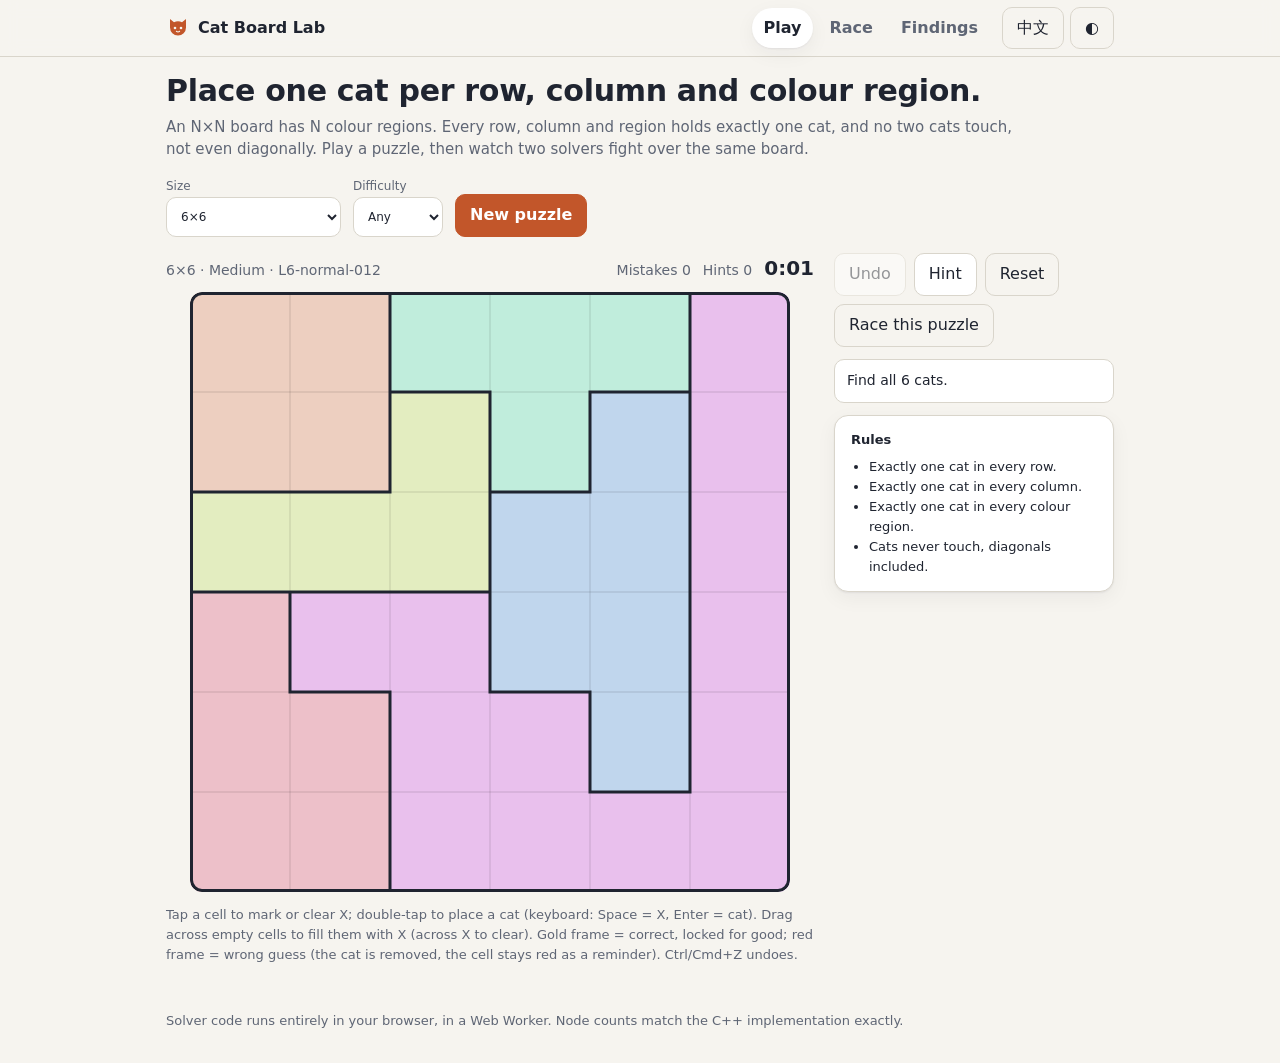
<file: docs/index.html>
<!doctype html>
<html lang="en" data-theme="auto">
<head>
<meta charset="utf-8">
<meta name="viewport" content="width=device-width, initial-scale=1">
<title>Cat Board Lab</title>
<meta name="description" content="Play a cat-placement logic puzzle, then race plain backtracking against backtracking with Hall-matching pruning.">
<link rel="icon" href="data:image/svg+xml,%3Csvg xmlns='http://www.w3.org/2000/svg' viewBox='0 0 24 24'%3E%3Cpath d='M4 3l4 3.2a9 9 0 0 1 8 0L20 3v8.5a8 8 0 0 1-16 0z' fill='%23e07a3f'/%3E%3C/svg%3E">
<link rel="stylesheet" href="css/style.css">
</head>
<body>
<svg width="0" height="0" style="position:absolute" aria-hidden="true">
  <symbol id="cat" viewBox="0 0 24 24">
    <path d="M4 3l4 3.2a9 9 0 0 1 8 0L20 3v8.5a8 8 0 0 1-16 0z" fill="currentColor"/>
    <circle cx="9" cy="12" r="1.3" fill="var(--cat-eye)"/><circle cx="15" cy="12" r="1.3" fill="var(--cat-eye)"/>
    <path d="M10.4 15.3q1.6 1.3 3.2 0" stroke="var(--cat-eye)" stroke-width="1.1" fill="none" stroke-linecap="round"/>
  </symbol>
</svg>

<header class="top">
  <div class="wrap top-in">
    <div class="brand"><svg class="logo"><use href="#cat"/></svg><span data-i18n="title">Cat Board Lab</span></div>
    <nav class="tabs" role="tablist">
      <button role="tab" data-tab="play" aria-selected="true" data-i18n="tabPlay">Play</button>
      <button role="tab" data-tab="race" aria-selected="false" data-i18n="tabRace">Race</button>
      <button role="tab" data-tab="findings" aria-selected="false" data-i18n="tabFindings">Findings</button>
    </nav>
    <div class="tools">
      <button id="btnLang" class="ghost" aria-label="Language">中文</button>
      <button id="btnTheme" class="ghost" aria-label="Theme">◐</button>
    </div>
  </div>
</header>

<main class="wrap">
  <section class="hero">
    <h1 data-i18n="heroTitle">Place one cat per row, column and colour region.</h1>
    <p data-i18n="heroText">An N×N board has N colour regions. Every row, column and region holds exactly one cat, and no two cats touch, not even diagonally. Play a puzzle, then watch two solvers fight over the same board.</p>
  </section>

  <!-- PLAY -->
  <section id="tab-play" class="panel">
    <div class="controls">
      <label><span data-i18n="size">Size</span>
        <select id="selSize"></select></label>
      <label><span data-i18n="difficulty">Difficulty</span>
        <select id="selLevel"></select></label>
      <button id="btnNew" class="primary" data-i18n="newPuzzle">New puzzle</button>
    </div>
    <div class="play-grid">
      <div class="board-col">
        <div class="statusbar"><span id="playTitle" class="muted"></span><span class="stats-play"><span id="playMistakes" class="muted"></span><span id="playHints" class="muted"></span><span id="playTimer" class="timer">0:00</span></span></div>
        <div id="playBoard" class="board" role="grid" aria-label="Puzzle board"></div>
        <p class="muted small" data-i18n="tapHelp">Tap a cell to mark or clear X; double-tap to place a cat. A gold frame means correct and locked, a red frame means wrong.</p>
      </div>
      <div class="side-col">
        <div class="btnrow">
          <button id="btnUndo" disabled data-i18n="undo">Undo</button>
          <button id="btnHint" data-i18n="hint">Hint</button>
          <button id="btnReset" class="ghost" data-i18n="reset">Reset</button>
          <button id="btnRaceThis" class="ghost" data-i18n="raceThis">Race this puzzle</button>
        </div>
        <div id="playMsg" class="msg" role="status" aria-live="polite"></div>
        <div class="card small">
          <b data-i18n="rulesTitle">Rules</b>
          <ul>
            <li data-i18n="rule1">Exactly one cat in every row.</li>
            <li data-i18n="rule2">Exactly one cat in every column.</li>
            <li data-i18n="rule3">Exactly one cat in every colour region.</li>
            <li data-i18n="rule4">Cats never touch, diagonals included.</li>
          </ul>
        </div>
      </div>
    </div>
  </section>

  <!-- RACE -->
  <section id="tab-race" class="panel" hidden>
    <p class="lead" data-i18n="raceIntro">Same board, same branching order, two solvers. Both are bitmask backtracking; the second one also asks, at every node, whether the unplaced colour regions can still be matched to distinct free rows and to distinct free columns (Hall's condition). If not, it prunes.</p>
    <div class="controls">
      <label class="grow"><span data-i18n="puzzle">Puzzle</span>
        <select id="selRace"></select></label>
      <label><span data-i18n="nodeCap">Node cap</span>
        <select id="selCap">
          <option value="1000000">1 M</option>
          <option value="5000000">5 M</option>
          <option value="20000000" selected>20 M</option>
          <option value="100000000">100 M</option>
        </select></label>
      <label><span data-i18n="mode">Mode</span>
        <select id="selMode">
          <option value="live" data-i18n="modeLive">Live race</option>
          <option value="anim" data-i18n="modeAnim">Step-by-step (N ≤ 10)</option>
        </select></label>
      <button id="btnRun" class="primary" data-i18n="run">Run race</button>
      <button id="btnCancel" disabled data-i18n="cancel">Cancel</button>
    </div>
    <div id="raceNote" class="muted small"></div>
    <div class="race-grid">
      <article class="card racer" id="racerA">
        <header><h3 data-i18n="algoBitmask">Bitmask DFS</h3><span class="chip" id="chipA"></span></header>
        <div class="stats"><div><span class="k" data-i18n="nodes">Nodes</span><span class="v" id="nodesA">–</span></div><div><span class="k" data-i18n="time">Time</span><span class="v" id="timeA">–</span></div></div>
        <div class="bar"><i id="barA"></i></div>
        <div class="board mini" id="boardA"></div>
      </article>
      <article class="card racer" id="racerB">
        <header><h3 data-i18n="algoMatch">DFS + Hall matching</h3><span class="chip" id="chipB"></span></header>
        <div class="stats"><div><span class="k" data-i18n="nodes">Nodes</span><span class="v" id="nodesB">–</span></div><div><span class="k" data-i18n="time">Time</span><span class="v" id="timeB">–</span></div></div>
        <div class="bar"><i id="barB"></i></div>
        <div class="board mini" id="boardB"></div>
      </article>
    </div>
    <div id="animBar" class="btnrow animbar" hidden>
      <button id="aPlay" class="primary" data-i18n="play">Play</button>
      <button id="aStep" data-i18n="step">Step</button>
      <button id="aRestart" class="ghost" data-i18n="restart">Restart</button>
      <label class="inline"><span data-i18n="speed">Speed</span><input id="aSpeed" type="range" min="0" max="100" value="45"></label>
      <span id="aInfo" class="muted small"></span>
      <span class="legend small"><i class="lg place"></i><span data-i18n="lgPlace">cat placed</span><i class="lg prune"></i><span data-i18n="lgPrune">pruned by Hall check</span><i class="lg dead"></i><span data-i18n="lgDead">dead end</span></span>
    </div>
    <div id="raceSummary" class="summary" role="status" aria-live="polite"></div>
    <div id="raceRef" class="muted small"></div>
  </section>

  <!-- FINDINGS -->
  <section id="tab-findings" class="panel" hidden>
    <div class="card findings">
      <h2 data-i18n="findTitle">What the benchmark found</h2>
      <p data-i18n="find1">On ordinary puzzles, backtracking with Hall-matching pruning was the fastest method tested: on random unique-solution boards (N=11–16) it needed 0.3 ms against 1.2–1.6 ms for SAT, and on random-region N=25 boards it solved all 20 puzzles (slowest 0.01 s) while three plain DFS variants timed out on 4–5 of 20 at 60 s.</p>
      <p data-i18n="find2">On the hardest puzzles found by hill-climbing (N=10–18, all unique-solution), CDCL SAT was the steadiest: worst single puzzle 76–91 ms, against 454 ms for Hall-matching DFS and 0.8–1.1 s for plain DFS. This is not a worst-case guarantee; no unsatisfiable adversarial puzzles were tried.</p>
      <p data-i18n="find3">SAT is not in this demo because the solvers behind those numbers (CaDiCaL, Glucose, CP-SAT) are native libraries driven from Python; this page is plain static JavaScript with no build step and no dependencies.</p>
      <p><a id="readmeLink" class="btn-link" href="#" target="_blank" rel="noopener" data-i18n="readmeLink">Read the full write-up in the README</a></p>
    </div>
  </section>
</main>

<footer class="wrap foot small muted" data-i18n="footer">Solver code runs entirely in your browser, in a Web Worker. Node counts match the C++ implementation exactly.</footer>

<script src="js/config.js"></script>
<script src="js/i18n.js"></script>
<script src="js/board.js"></script>
<script src="js/drag.js"></script>
<script src="js/game.js"></script>
<script src="js/runner.js"></script>
<script src="js/play.js"></script>
<script src="js/race.js"></script>
<script src="js/app.js"></script>
</body>
</html>
</file>
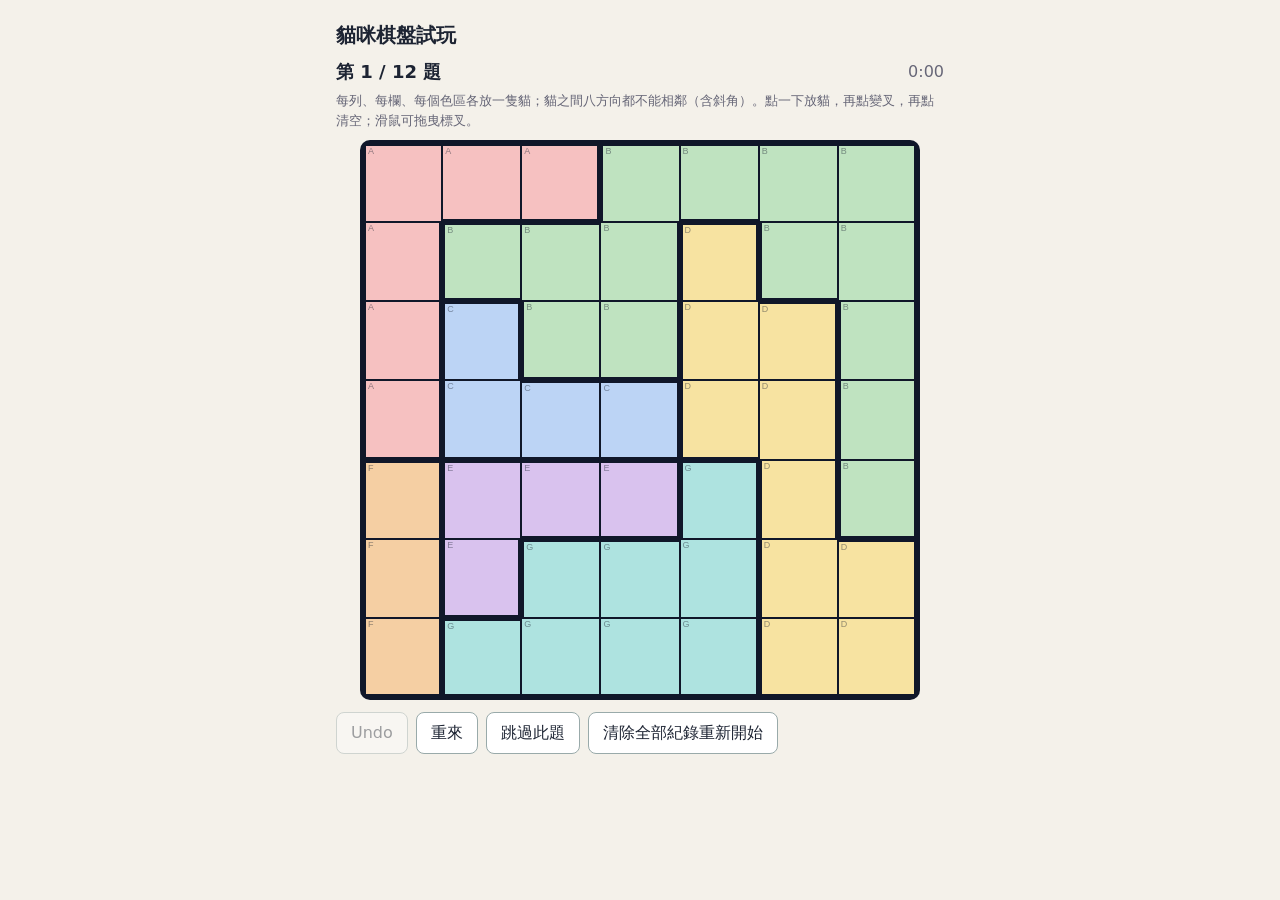
<file: playtest/playtest.html>
<!doctype html>
<html lang="zh-Hant">
<head>
<meta charset="utf-8">
<meta name="viewport" content="width=device-width,initial-scale=1,user-scalable=no">
<title>貓咪棋盤試玩</title>
<style>
:root{--bg:#f4f1ea;--ink:#1d2433;--mut:#667;--card:#fff;--acc:#2f6fed}
*{box-sizing:border-box}
body{margin:0;background:var(--bg);color:var(--ink);font:16px/1.5 system-ui,-apple-system,"Noto Sans TC",sans-serif}
main{max-width:640px;margin:0 auto;padding:12px 16px 40px}
h1{font-size:20px;margin:8px 0}
.bar{display:flex;justify-content:space-between;align-items:center;gap:8px;margin:6px 0}
.bar b{font-size:18px}
.rules{font-size:13px;color:var(--mut);margin:4px 0 10px}
button{font:inherit;padding:8px 14px;border:1px solid #9aa;border-radius:8px;background:#fff;color:var(--ink);cursor:pointer}
button.pri{background:var(--acc);color:#fff;border-color:var(--acc)}
button:disabled{opacity:.4}
.btns{display:flex;gap:8px;flex-wrap:wrap;margin-top:12px}
#board{display:grid;width:min(100%,560px);aspect-ratio:1;margin:0 auto;background:#101729;padding:3px;border-radius:10px;touch-action:none;user-select:none;-webkit-user-select:none}
.cell{position:relative;display:grid;place-items:center;font-size:clamp(14px,5.5vw,30px);line-height:1;border:0 solid #101729;cursor:pointer}
.cell i{position:absolute;left:2px;top:1px;font:normal 9px/1 sans-serif;opacity:.45}
.cell.x{color:#555}
.modal{position:fixed;inset:0;background:rgba(10,15,30,.55);display:none;align-items:center;justify-content:center;padding:16px;z-index:5}
.modal.on{display:flex}
.box{background:var(--card);border-radius:14px;padding:18px;width:min(100%,420px);max-height:92vh;overflow:auto}
.rate{display:flex;gap:6px;margin:4px 0 12px}
.rate button{flex:1;padding:10px 0}
.rate button.sel{background:var(--acc);color:#fff;border-color:var(--acc)}
.lbl{font-weight:600;margin-top:6px}.hint{font-size:12px;color:var(--mut);font-weight:400}
textarea{width:100%;height:64px;font:inherit;padding:6px;border-radius:8px;border:1px solid #9aa}
table{border-collapse:collapse;width:100%;font-size:13px}
th,td{border-bottom:1px solid #ccc;padding:4px 3px;text-align:center}
.tw{overflow-x:auto}
#cpbox{width:100%;height:120px;margin-top:8px;font:12px/1.3 monospace}
#msg{font-size:13px;color:#2a7;min-height:20px}
</style>
</head>
<body>
<main>
<div id="play">
  <h1>貓咪棋盤試玩</h1>
  <div class="bar"><b id="prog"></b><span id="timer" style="color:var(--mut)"></span></div>
  <div class="rules">每列、每欄、每個色區各放一隻貓；貓之間八方向都不能相鄰（含斜角）。點一下放貓，再點變叉，再點清空；滑鼠可拖曳標叉。</div>
  <div id="board"></div>
  <div class="btns">
    <button id="undo">Undo</button><button id="reset">重來</button><button id="skip">跳過此題</button><button id="clr2">清除全部紀錄重新開始</button>
  </div>
</div>
<div id="done" hidden>
  <h1>全部完成，謝謝！</h1>
  <p>請下載 results.json 或複製內容，傳給出題者。</p>
  <div class="btns"><button class="pri" id="dl">下載 results.json</button><button id="cp">複製到剪貼簿</button><button id="clr">清除全部紀錄</button></div>
  <div id="msg"></div>
  <div class="tw"><table id="tbl"></table></div>
</div>
</main>
<div class="modal" id="cfm"><div class="box"><p id="cfmt" style="margin:0 0 12px"></p><div class="btns"><button id="cfmno">取消</button><button class="pri" id="cfmyes">確定</button></div></div></div>
<div class="modal" id="modal"><div class="box">
  <h2 style="margin:0 0 8px" id="mt">完成！</h2>
  <div class="lbl">這題難度 <span class="hint">1 很簡單 – 5 很難</span></div>
  <div class="rate" id="r1"></div>
  <div class="lbl">色區形狀看起來自然嗎？ <span class="hint">1 很怪 – 5 很自然</span></div>
  <div class="rate" id="r2"></div>
  <div class="lbl">備註 <span class="hint">（選填）</span></div>
  <textarea id="note"></textarea>
  <div class="btns"><button class="pri" id="submit" disabled>送出，下一題</button></div>
</div></div>
<script>
const DATA = /*DATA*/{"order":["p7m","p9m","p6h","p6m","p7h","p8h","p8l","p6l","p9l","p8m","p9h","p7l"],"puzzles":[{"id":"p6l","size":6,"regions":["BBAAAA","BBBAAA","BBAAAC","BBBDCC","BEBDDD","EEFFFD"],"solution":[[0,2],[1,0],[2,5],[3,3],[4,1],[5,4]]},{"id":"p6m","size":6,"regions":["AABBBB","AAABBB","ACBBBB","FCFDBB","FCFDBE","FFFDEE"],"solution":[[0,0],[1,4],[2,1],[3,3],[4,5],[5,2]]},{"id":"p6h","size":6,"regions":["AABBBB","CACBBB","CCCCBB","CFEEDD","CFFEDF","CFFFFF"],"solution":[[0,0],[1,4],[2,2],[3,5],[4,3],[5,1]]},{"id":"p7l","size":7,"regions":["AABFFCC","ABBBFCC","DBFFFEC","DBFGFEE","DGFGFEE","GGFGFFF","GGGGGGG"],"solution":[[0,1],[1,3],[2,6],[3,0],[4,5],[5,2],[6,4]]},{"id":"p7m","size":7,"regions":["AAABBBB","ABBBDBB","ACBBDDB","ACCCDDB","FEEEGDB","FEGGGDD","FGGGGDD"],"solution":[[0,2],[1,6],[2,1],[3,5],[4,3],[5,0],[6,4]]},{"id":"p7h","size":7,"regions":["EEAAAAA","EAADBAC","EADDBBC","EEEDFBC","GEFFFFC","GEEGGFF","GGGGFFF"],"solution":[[0,2],[1,4],[2,6],[3,3],[4,1],[5,5],[6,0]]},{"id":"p8l","size":8,"regions":["ADDDDDBC","ADBDBBBC","ADBBBBCC","ADDDDBBH","GEDDDBHH","GEEEHHHF","GGGEHHFF","HHHHHHHH"],"solution":[[0,0],[1,4],[2,6],[3,3],[4,1],[5,7],[6,2],[7,5]]},{"id":"p8m","size":8,"regions":["DBBBEAAA","DBEEEAAA","DEEEEACC","DDDDEEFC","DGDEEEFF","DGDDGEEF","DGGGGGGG","DGGGHHHG"],"solution":[[0,5],[1,1],[2,6],[3,0],[4,3],[5,7],[6,2],[7,4]]},{"id":"p8h","size":8,"regions":["AAAAABBB","CAABBBEB","CAAAAEEE","CCCDAEEE","FCCDAAEE","FFFDAGEG","HDDDAGEG","HHDDGGGG"],"solution":[[0,4],[1,7],[2,0],[3,3],[4,6],[5,2],[6,5],[7,1]]},{"id":"p9l","size":9,"regions":["EEEEEBBAA","EEEBBBBBA","DEEEGBCCA","DDEEGGGCC","EEEGGFGGC","EGGGHFFGG","IHHHHHHGH","IIIHIHHHH","IIIIIIHHH"],"solution":[[0,8],[1,4],[2,6],[3,0],[4,2],[5,5],[6,7],[7,3],[8,1]]},{"id":"p9m","size":9,"regions":["DBAAAAAAA","DBBBEEACC","DDDDEAAAC","FDDEEEAAC","FDGEGEAAC","FDGGGEGGC","DDDGGGGCC","DHDGCCCCI","HHDDCCCII"],"solution":[[0,6],[1,3],[2,8],[3,2],[4,5],[5,0],[6,4],[7,1],[8,7]]},{"id":"p9h","size":9,"regions":["AAAAAAAAA","AABABBCAA","BABABCCCA","BBBBBDCCC","BFEBBDCDC","FFEEEDDDC","FGGGEHHHH","FFFEEHHIH","FFFFFFHII"],"solution":[[0,1],[1,4],[2,7],[3,5],[4,2],[5,0],[6,3],[7,6],[8,8]]}]}/*END*/;
const KEY = 'catplay_v1';
const PAL = ['#f6c1c1','#bfe3c0','#bcd4f5','#f7e3a1','#d9c2ee','#f5cfa3','#aee3e0','#e6e6a8','#d0d0d0'];
const $ = id => document.getElementById(id);
const PZ = {}; DATA.puzzles.forEach(p => PZ[p.id] = p);
const N_TOTAL = DATA.order.length;

let S = {results: [], idx: 0, cur: null};   // cur: {marks, hist, acc, undo, wrong, resets}
let t0 = null;                               // running timer start (null = paused)
let rated = {d: 0, n: 0}, pendingGiveUp = false, locked = false;

function load(){ try{ const j = localStorage.getItem(KEY); if(j){ const o = JSON.parse(j); if(o && Array.isArray(o.results)) S = o; } }catch(e){} }
function save(){ try{ localStorage.setItem(KEY, JSON.stringify(S)); }catch(e){} }

let cfmCb = null;
function askConfirm(t, cb){ $('cfmt').textContent = t; cfmCb = cb; stopTimer(); $('cfm').classList.add('on'); }
function closeCfm(){ $('cfm').classList.remove('on'); cfmCb = null; startTimer(); }
$('cfmno').onclick = closeCfm;
$('cfmyes').onclick = () => { const f = cfmCb; $('cfm').classList.remove('on'); cfmCb = null; startTimer(); if(f) f(); };
function curP(){ return PZ[DATA.order[S.idx]]; }
function freshCur(p){ return {marks: new Array(p.size*p.size).fill(0), hist: [], acc: 0, undo: 0, wrong: 0, resets: 0}; }
function elapsedMs(){ return S.cur.acc + (t0 === null ? 0 : performance.now() - t0); }
function startTimer(){ if(t0 === null && !locked && !document.hidden && !blurred && !$('cfm').classList.contains('on') && !$('play').hidden) t0 = performance.now(); }
function stopTimer(){ if(t0 !== null){ S.cur.acc += performance.now() - t0; t0 = null; } }
document.addEventListener('visibilitychange', () => { if(!S.cur) return; if(document.hidden){ stopTimer(); save(); } else startTimer(); });
let blurred = false;
window.addEventListener('blur', () => { blurred = true; if(S.cur && !locked){ stopTimer(); save(); } });
window.addEventListener('focus', () => { blurred = false; if(S.cur && !$('play').hidden) startTimer(); });
window.addEventListener('pagehide', () => { if(S.cur && !locked){ stopTimer(); save(); } });

function showPuzzle(){
  if(S.idx >= N_TOTAL){ showDone(); return; }
  $('play').hidden = false; $('done').hidden = true;
  const p = curP();
  if(!S.cur) S.cur = freshCur(p);
  $('prog').textContent = '第 ' + (S.idx+1) + ' / ' + N_TOTAL + ' 題';
  buildBoard(p); render(); save(); startTimer();
}

function buildBoard(p){
  const n = p.size, b = $('board'); b.innerHTML = '';
  b.style.gridTemplate = 'repeat('+n+',1fr)/repeat('+n+',1fr)';
  for(let r=0;r<n;r++) for(let c=0;c<n;c++){
    const g = p.regions[r].charCodeAt(c)-65, d = document.createElement('div');
    d.className = 'cell'; d.dataset.i = r*n+c; d.style.background = PAL[g%PAL.length];
    const same = (a,bb) => a>=0&&a<n&&bb>=0&&bb<n && p.regions[a].charCodeAt(bb)-65 === g;
    const bw = (s,v) => d.style[s] = v ? '1px' : '3px';
    bw('borderTopWidth', same(r-1,c)); bw('borderBottomWidth', same(r+1,c)); bw('borderLeftWidth', same(r,c-1)); bw('borderRightWidth', same(r,c+1));
    d.innerHTML = '<i>'+String.fromCharCode(65+g)+'</i><span></span>';
    b.appendChild(d);
  }
}
function render(){
  const m = S.cur.marks, cells = $('board').children;
  for(let i=0;i<m.length;i++){
    const s = cells[i].lastChild; s.textContent = m[i]===1 ? '🐱' : m[i]===2 ? '✕' : '';
    cells[i].classList.toggle('x', m[i]===2);
  }
  $('undo').disabled = S.cur.hist.length === 0;
}
function setCell(i, v){
  const p = curP(), n = p.size, m = S.cur.marks;
  if(m[i]===1 && v!==1){ const r = Math.floor(i/n), c = i%n; if(p.solution[r][1] !== c) S.cur.wrong++; }
  m[i] = v;
}
function apply(changes){   // changes: [[i, old, new]]
  const ch = changes.filter(x => x[1] !== x[2]); if(!ch.length) return;
  ch.forEach(x => setCell(x[0], x[2]));
  S.cur.hist.push(ch); render(); save(); checkDone();
}
function undo(){
  if(locked || !S.cur.hist.length) return;
  S.cur.hist.pop().slice().reverse().forEach(x => setCell(x[0], x[1]));
  S.cur.undo++; render(); save();
}
function reset(){
  if(locked) return;
  const m = S.cur.marks; if(!m.some(v => v)) return;
  askConfirm('清空棋盤重來？', () => {
    for(let i=0;i<m.length;i++) setCell(i, 0);
    S.cur.hist = []; S.cur.resets++; render(); save();
  });
}

function solved(p, m){
  const n = p.size, cats = [];
  m.forEach((v,i) => { if(v===1) cats.push([Math.floor(i/n), i%n]); });
  if(cats.length !== n) return false;
  const R = new Set(), C = new Set(), G = new Set();
  for(const [r,c] of cats){ R.add(r); C.add(c); G.add(p.regions[r].charCodeAt(c)); }
  if(R.size!==n || C.size!==n || G.size!==n) return false;
  for(let a=0;a<n;a++) for(let b=a+1;b<n;b++)
    if(Math.abs(cats[a][0]-cats[b][0])<=1 && Math.abs(cats[a][1]-cats[b][1])<=1) return false;
  return true;
}
function checkDone(){
  if(locked || !solved(curP(), S.cur.marks)) return;
  openRating(false);
}

// ---- rating
function mkRate(id, key){
  const box = $(id); box.innerHTML = '';
  for(let k=1;k<=5;k++){
    const b = document.createElement('button'); b.textContent = k;
    b.onclick = () => { rated[key] = k; [...box.children].forEach((x,j) => x.classList.toggle('sel', j+1===k)); upd(); };
    box.appendChild(b);
  }
}
function upd(){ $('submit').disabled = !pendingGiveUp && !(rated.d && rated.n); }
function openRating(giveUp){
  stopTimer(); locked = true; pendingGiveUp = giveUp; rated = {d:0, n:0};
  mkRate('r1','d'); mkRate('r2','n'); $('note').value = '';
  $('mt').textContent = giveUp ? '跳過此題（可選填評分）' : '完成！';
  upd(); $('modal').classList.add('on'); save();
}
$('submit').onclick = () => {
  const p = curP(), c = S.cur;
  S.results.push({
    puzzle_id: p.id, size: p.size, order_index: S.idx+1,
    seconds: Math.round(c.acc/100)/10, undo_count: c.undo, wrong_cat_removed: c.wrong, reset_count: c.resets,
    gave_up: pendingGiveUp, difficulty: rated.d || null, naturalness: rated.n || null,
    note: $('note').value.trim(), finished_at: new Date().toISOString()
  });
  S.idx++; S.cur = null; locked = false; $('modal').classList.remove('on'); save(); showPuzzle();
};
$('skip').onclick = () => { if(!locked) askConfirm('確定跳過此題？會記為放棄。', () => openRating(true)); };
$('undo').onclick = undo; $('reset').onclick = reset;

// ---- input: click cycles, mouse/touch drag marks X
let drag = null;
function cellAt(e){ const el = document.elementFromPoint(e.clientX, e.clientY) || e.target; const c = el && el.closest && el.closest('.cell'); return c ? +c.dataset.i : null; }
const board = $('board');
board.addEventListener('pointerdown', e => {
  blurred = false; startTimer();
  if(locked || $('cfm').classList.contains('on') || (e.pointerType==='mouse' && e.button!==0)) return;
  const i = cellAt(e); if(i===null) return; e.preventDefault();
  drag = {start: i, moved: false, ch: new Map()};
});
board.addEventListener('pointermove', e => {
  if(!drag) return; const i = cellAt(e); if(i===null) return;
  if(i !== drag.start) drag.moved = true;
  if(drag.moved){
    [drag.start, i].forEach(k => {
      if(!drag.ch.has(k) && S.cur.marks[k]===0){ drag.ch.set(k, [k,0,2]); S.cur.marks[k]=2; }
    });
    render();
  }
});
function endDrag(e, cancel){
  if(!drag) return; const d = drag; drag = null;
  d.ch.forEach(x => S.cur.marks[x[0]] = 0);   // revert preview, then apply as one undo step
  if(cancel){ render(); return; }
  if(d.moved) apply([...d.ch.values()]);
  else { const old = S.cur.marks[d.start]; apply([[d.start, old, (old+1)%3]]); }
}
board.addEventListener('pointerup', e => endDrag(e,false));
board.addEventListener('pointercancel', e => endDrag(e,true));
board.addEventListener('contextmenu', e => e.preventDefault());

// ---- timer display
setInterval(() => { if(S.cur && !$('play').hidden){ const s = Math.floor(elapsedMs()/1000); $('timer').textContent = Math.floor(s/60)+':'+String(s%60).padStart(2,'0'); } }, 500);

// ---- results page
function exportObj(){ return {version: 1, exported_at: new Date().toISOString(), order: DATA.order, results: S.results}; }
function showDone(){
  $('play').hidden = true; $('done').hidden = false;
  const h = ['#','題目','尺寸','秒數','Undo','放錯移除','重來','放棄','難度','自然度','備註'];
  const rows = S.results.map(r => [r.order_index, r.puzzle_id, r.size+'×'+r.size, r.seconds, r.undo_count, r.wrong_cat_removed, r.reset_count, r.gave_up?'是':'', r.difficulty??'', r.naturalness??'', r.note]);
  const t = $('tbl'); t.innerHTML = '';
  const tr = (a, tag) => { const e = document.createElement('tr'); a.forEach(v => { const c = document.createElement(tag); c.textContent = v; e.appendChild(c); }); t.appendChild(e); };
  tr(h,'th'); rows.forEach(r => tr(r,'td'));
}
$('dl').onclick = () => {
  const blob = new Blob([JSON.stringify(exportObj(), null, 2)], {type:'application/json'});
  const a = document.createElement('a'); a.href = URL.createObjectURL(blob); a.download = 'results.json';
  document.body.appendChild(a); a.click(); a.remove(); setTimeout(() => URL.revokeObjectURL(a.href), 2000);
};
function showCopyBox(txt, why){
  let ta = $('cpbox');
  if(!ta){ ta = document.createElement('textarea'); ta.id = 'cpbox'; ta.readOnly = true; $('msg').after(ta); }
  ta.value = txt; ta.hidden = false; ta.focus(); ta.select();
  $('msg').textContent = why + '請在下方文字框全選複製（Ctrl/Cmd+A、Ctrl/Cmd+C），或改用下載。';
}
$('cp').onclick = async () => {
  const txt = JSON.stringify(exportObj(), null, 2);
  try{ await navigator.clipboard.writeText(txt); $('msg').textContent = '已複製'; const t = $('cpbox'); if(t) t.hidden = true; }
  catch(e){ showCopyBox(txt, '自動複製被瀏覽器擋下。'); }
};
function doClear(){ askConfirm('清除所有紀錄並重新開始？此動作無法復原（請先確認已匯出）。', () => {
  try{ localStorage.removeItem(KEY); }catch(e){}
  S = {results:[], idx:0, cur:null}; locked = false; t0 = null; $('modal').classList.remove('on');
  const t = $('cpbox'); if(t) t.hidden = true; $('msg').textContent = ''; showPuzzle(); }); }
$('clr').onclick = doClear; $('clr2').onclick = doClear;

load();
if(S.cur && S.idx < N_TOTAL && S.cur.marks.length !== curP().size**2) S.cur = null;
showPuzzle();
if(S.cur && S.idx < N_TOTAL && solved(curP(), S.cur.marks)) openRating(false);
</script>
</body>
</html>
</file>
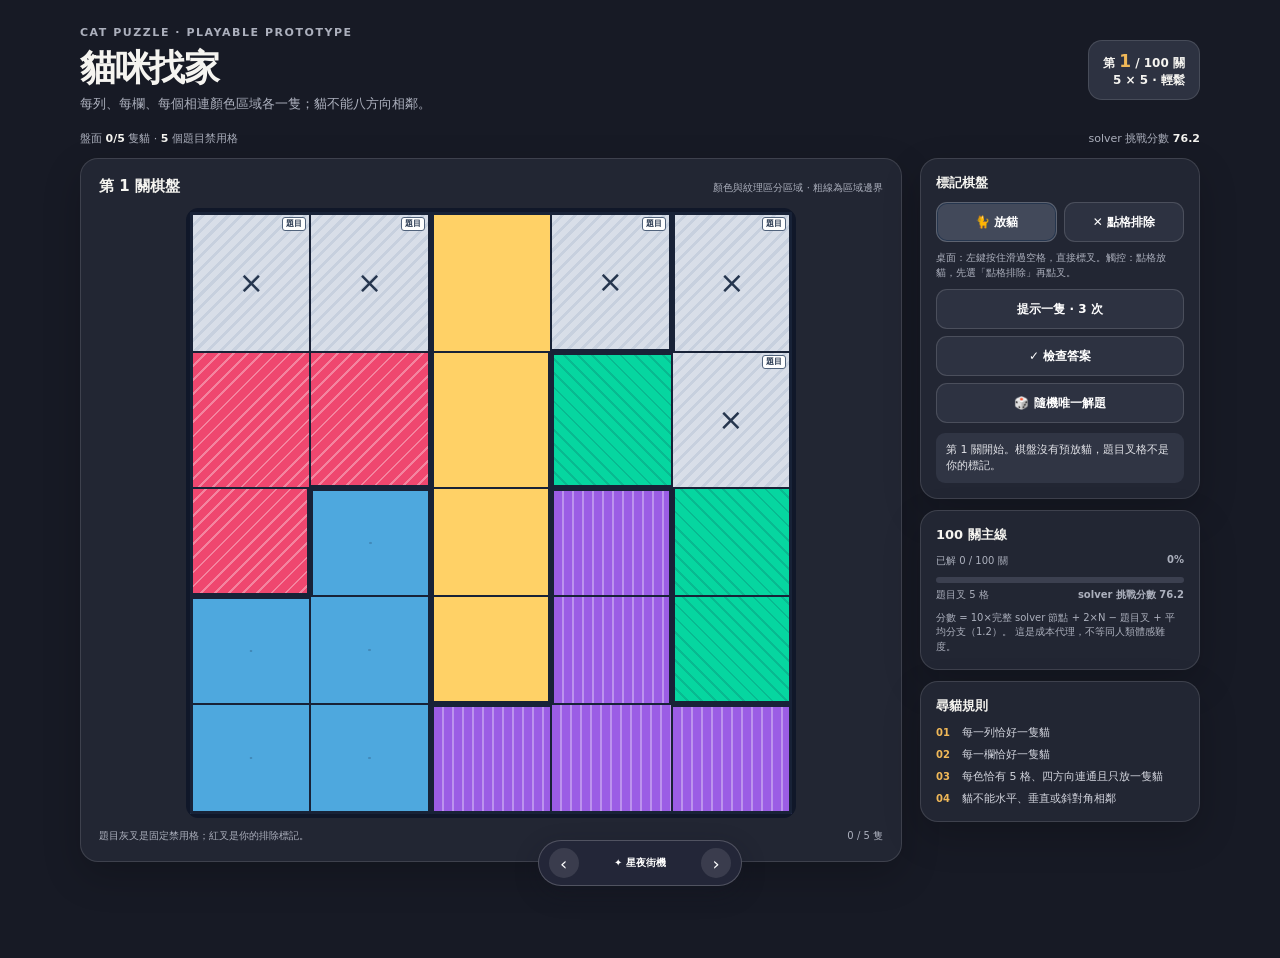
<file: prototype/cat-game-prototype.html>
<!doctype html>
<html lang="zh-Hant">
<head>
  <meta charset="utf-8">
  <meta name="viewport" content="width=device-width, initial-scale=1">
  <meta name="theme-color" content="#f5f3ed">
  <title>貓咪找家 — 可玩介面原型</title>
  <style>
    :root {
      color-scheme: light;
      font-family: ui-rounded, "Arial Rounded MT Bold", "Noto Sans TC", system-ui, sans-serif;
      --ink: #202638;
      --muted: #687084;
      --paper: #f5f3ed;
      --line: #e1dfd7;
      --accent: #d85244;
      --accent-dark: #a9342a;
      --card: #fff;
    }
    * { box-sizing: border-box; }
    body { margin: 0; min-height: 100vh; background: var(--paper); color: var(--ink); }
    button, select { font: inherit; }
    button { cursor: pointer; }
    button:focus-visible, select:focus-visible { outline: 3px solid #236e9b; outline-offset: 2px; }
    .shell { min-height: 100vh; padding: 26px 24px 96px; }
    .app { max-width: 1120px; margin: 0 auto; }
    .topbar { display: flex; justify-content: space-between; align-items: center; gap: 18px; margin-bottom: 18px; }
    .eyebrow { color: var(--muted); font-size: 11px; font-weight: 850; letter-spacing: .14em; }
    h1 { margin: 5px 0 2px; font-size: clamp(25px, 4vw, 36px); letter-spacing: -.04em; }
    .subtitle { margin: 0; color: var(--muted); font-size: 13px; }
    .level-chip { flex: 0 0 auto; padding: 10px 14px; border: 1px solid var(--line); border-radius: 14px; background: var(--card); text-align: right; font-size: 12px; font-weight: 800; }
    .level-chip strong { color: var(--accent); font-size: 17px; }
    .meta-line { display: flex; justify-content: space-between; align-items: center; gap: 12px; margin-bottom: 12px; color: var(--muted); font-size: 11px; }
    .meta-line b { color: var(--ink); }
    .game-grid { display: grid; grid-template-columns: minmax(0, 1fr) 280px; gap: 18px; align-items: start; }
    .board-card, .panel { min-width: 0; border: 1px solid var(--line); border-radius: 18px; background: var(--card); box-shadow: 0 8px 26px #2426380a; }
    .board-card { padding: 18px; }
    .board-heading { display: flex; justify-content: space-between; align-items: baseline; gap: 12px; margin: 0 0 12px; }
    .board-heading h2 { margin: 0; font-size: 15px; }
    .board-heading span { color: var(--muted); font-size: 10px; text-align: right; }
    .board-wrap { width: min(100%, 610px); margin: 0 auto; }
    .board { display: grid; gap: 0; aspect-ratio: 1; overflow: hidden; padding: 3px; border: 1px solid #101729; border-radius: 12px; background: #101729; touch-action: manipulation; user-select: none; -webkit-user-select: none; }
    .cell { position: relative; display: grid; place-items: center; min-width: 0; min-height: 0; padding: 0; overflow: hidden; border-style: solid; border-radius: 0; background-color: var(--region-color, #ddd); background-image: var(--region-pattern, none); color: #172033; font-size: clamp(15px, 4.5vw, 34px); line-height: 1; touch-action: manipulation; user-select: none; -webkit-user-select: none; }
    .cell:hover { z-index: 1; filter: brightness(1.04); }
    .cell.cat { background-image: linear-gradient(#fff3, #fff3) !important; }
    .cat-symbol { filter: drop-shadow(0 1px 2px #fff); }
    .cell.cross-mark { z-index: 1; background: #b42332 !important; color: #fff; font-size: clamp(20px, 5vw, 38px); font-weight: 1000; text-shadow: 0 2px 2px #52101a; }
    .cell.cross-mark .mark-symbol { transform: scale(1.2); }
    .cell.fixed-clue { cursor: not-allowed; background: repeating-linear-gradient(135deg, #d8dee8 0 6px, #c7d0de 6px 9px) !important; color: #26364e; font-size: clamp(17px, 4vw, 30px); }
    .clue-tag { position: absolute; top: 2px; right: 3px; padding: 1px 3px; border: 1px solid #51637c; border-radius: 3px; background: #fff; color: #26364e; font-size: clamp(6px, 1vw, 8px); font-weight: 900; line-height: 1.2; }
    .cell.conflict { box-shadow: inset 0 0 0 3px #ffc400, inset 0 0 0 5px #202638; }
    .cell.hint-flash { animation: hint .65s ease-in-out 2; }
    @keyframes hint { 50% { box-shadow: inset 0 0 0 5px #f7bc35, 0 0 0 3px #cf7c12; } }
    .board-footer { display: flex; justify-content: space-between; gap: 12px; margin-top: 11px; color: var(--muted); font-size: 10px; line-height: 1.4; }
    .side { display: grid; gap: 11px; }
    .panel { padding: 15px; }
    .panel h3 { margin: 0 0 10px; font-size: 13px; }
    .rule-list { display: grid; gap: 7px; margin: 0; padding: 0; list-style: none; color: #50596d; font-size: 11px; }
    .rule-list li { display: flex; gap: 8px; align-items: baseline; }
    .rule-list b { width: 18px; color: var(--accent); font-size: 10px; }
    .tools { display: grid; grid-template-columns: 1fr 1fr; gap: 7px; }
    .btn { min-height: 40px; padding: 9px 11px; border: 1px solid var(--line); border-radius: 11px; background: #fff; color: var(--ink); font-size: 12px; font-weight: 850; }
    .btn:hover:not(:disabled) { border-color: #b7bac5; background: #faf9f6; }
    .btn.selected { border-color: #26364e; box-shadow: inset 0 0 0 1px #26364e; background: #eef1f5; }
    .btn.primary { border-color: var(--accent); background: var(--accent); color: #fff; }
    .btn.primary:hover:not(:disabled) { border-color: var(--accent-dark); background: var(--accent-dark); }
    .btn:disabled { cursor: not-allowed; opacity: .48; }
    .button-stack { display: grid; gap: 7px; margin-top: 9px; }
    .feedback { min-height: 38px; margin: 10px 0 0; padding: 9px 10px; border-radius: 9px; background: #f3f4f6; color: #50596d; font-size: 11px; line-height: 1.45; }
    .feedback.good { background: #e6f3eb; color: #23664d; }
    .feedback.warn { background: #fff0e7; color: #8e3b2f; }
    .progress-track { height: 6px; margin: 9px 0 5px; overflow: hidden; border-radius: 99px; background: #e9e8e2; }
    .progress-track i { display: block; height: 100%; border-radius: inherit; background: var(--accent); }
    .progress-copy { display: flex; justify-content: space-between; color: var(--muted); font-size: 10px; }
    .select-row { display: flex; gap: 8px; align-items: center; }
    .select-row label { flex: 1; color: var(--muted); font-size: 10px; font-weight: 800; }
    select { display: block; width: 100%; margin-top: 4px; padding: 8px 7px; border: 1px solid var(--line); border-radius: 9px; background: #fff; color: var(--ink); font-size: 11px; }
    .note { margin: 9px 0 0; color: var(--muted); font-size: 10px; line-height: 1.45; }
    .variant-bar { position: fixed; z-index: 10; left: 50%; bottom: 14px; display: flex; align-items: center; gap: 9px; padding: 7px 10px; border: 1px solid #ffffff35; border-radius: 999px; background: #232638; color: white; box-shadow: 0 8px 24px #13152255; transform: translateX(-50%); }
    .variant-bar button { width: 30px; height: 30px; border: 0; border-radius: 50%; background: #ffffff1b; color: #fff; font-size: 18px; }
    .variant-bar button:hover { background: #ffffff38; }
    .variant-label { min-width: 104px; text-align: center; font-size: 10px; font-weight: 850; }

    body[data-variant="starlight"] { background: #171a25; color: #f5f4f0; --paper: #171a25; --ink: #f5f4f0; --muted: #acb0bd; --line: #ffffff20; --card: #222633; --accent: #f0b858; --accent-dark: #c68b35; }
    body[data-variant="starlight"] .panel, body[data-variant="starlight"] .board-card { box-shadow: 0 14px 38px #0003; }
    body[data-variant="starlight"] .rule-list { color: #d3d5de; }
    body[data-variant="starlight"] .btn, body[data-variant="starlight"] select { border-color: #ffffff24; background: #2d3241; color: #fff; }
    body[data-variant="starlight"] .btn.selected { background: #42495a; }
    body[data-variant="starlight"] .btn.primary { border-color: var(--accent); background: var(--accent); color: #29261e; }
    body[data-variant="starlight"] .feedback { background: #303544; color: #e2e3e8; }
    body[data-variant="starlight"] .feedback.good { background: #214334; color: #c8f0d9; }
    body[data-variant="starlight"] .feedback.warn { background: #512f2b; color: #ffd6c5; }
    body[data-variant="starlight"] .progress-track { background: #3c4050; }
    body[data-variant="starlight"] .level-chip { background: #2d3241; }
    body[data-variant="starlight"] .level-chip strong { color: var(--accent); }

    body[data-variant="fieldnotes"] { background: #ece7dc; --paper: #ece7dc; --accent: #257765; --accent-dark: #1a5a4c; }
    body[data-variant="fieldnotes"] .topbar { align-items: flex-start; padding: 14px 16px; border: 1px solid #ddd6c9; border-radius: 14px; background: #fffdf8; }
    body[data-variant="fieldnotes"] .game-grid { grid-template-columns: 265px minmax(0, 1fr); }
    body[data-variant="fieldnotes"] .side { grid-column: 1; grid-row: 1; }
    body[data-variant="fieldnotes"] .board-area { grid-column: 2; grid-row: 1; }
    body[data-variant="fieldnotes"] .board-card { border-radius: 8px; box-shadow: 0 5px 20px #4b402311; }
    body[data-variant="fieldnotes"] .panel { border-radius: 8px; box-shadow: none; }
    body[data-variant="fieldnotes"] .board { border-radius: 6px; }

    body[data-variant="trail"] { background: #f2eee8; --paper: #f2eee8; --accent: #64509a; --accent-dark: #493979; }
    body[data-variant="trail"] .topbar { padding: 12px 16px; border: 1px solid var(--line); border-radius: 16px; background: var(--card); }
    body[data-variant="trail"] .game-grid { grid-template-columns: minmax(0, 1.12fr) minmax(290px, .88fr); }
    body[data-variant="trail"] .side { grid-template-columns: 1fr 1fr; align-items: start; }
    body[data-variant="trail"] .rules-panel, body[data-variant="trail"] .progress-panel { grid-column: 1 / -1; }
    body[data-variant="trail"] .board-card { padding: 14px; }
    body[data-variant="trail"] .panel { padding: 13px; }
    body[data-variant="trail"] .board { border-radius: 16px; }

    @media (max-width: 760px) {
      .shell { padding: 17px 13px 86px; }
      .game-grid, body[data-variant="fieldnotes"] .game-grid, body[data-variant="trail"] .game-grid { grid-template-columns: minmax(0, 1fr); }
      body[data-variant="fieldnotes"] .side, body[data-variant="fieldnotes"] .board-area { grid-column: auto; grid-row: auto; }
      body[data-variant="fieldnotes"] .board-area { grid-row: 1; }
      body[data-variant="fieldnotes"] .side { grid-row: 2; }
      body[data-variant="trail"] .side { grid-template-columns: 1fr 1fr; }
      .board-card { padding: 12px; }
      .topbar { align-items: flex-start; }
    }
    @media (max-width: 460px) {
      .topbar { gap: 8px; }
      .level-chip { padding: 8px; font-size: 10px; }
      .level-chip strong { font-size: 15px; }
      .meta-line { align-items: flex-start; font-size: 10px; }
      .board-heading { align-items: flex-start; }
      .board-heading span { max-width: 48%; }
      .board-footer { font-size: 9px; }
      body[data-variant="trail"] .side { grid-template-columns: 1fr; }
      body[data-variant="trail"] .rules-panel, body[data-variant="trail"] .progress-panel { grid-column: auto; }
      .variant-label { min-width: 90px; }
    }
  </style>
</head>
<body data-variant="starlight">
  <div class="shell"><main id="app" class="app" aria-live="polite"></main></div>
  <nav class="variant-bar" aria-label="原型版面切換">
    <button id="variant-prev" aria-label="上一種版面">‹</button>
    <span id="variant-label" class="variant-label"></span>
    <button id="variant-next" aria-label="下一種版面">›</button>
  </nav>
  <script type="application/json" id="campaign-data">{"schema_version":"1.0","campaign_id":"connected-cats-100","generated_with_seed":20261012,"unique_puzzles":100,"difficulty_method":"按 solver_score 遞增取樣；score = complete_solver_nodes × 10 + 2*board_size - blocked_cell_count + mean_branching；每個 region 恰有 N 格且四方向連通","levels":[{"size":5,"seed":20761106,"regions":[["R01","R01","R00","R00","R02"],["R01","R01","R00","R02","R02"],["R01","R03","R00","R04","R02"],["R03","R03","R00","R04","R02"],["R03","R03","R04","R04","R04"]],"blocked_cells":[[0,0],[0,1],[1,4],[0,3],[0,4]],"fixed_cats":[],"solution":[2,0,4,1,3],"proof":{"status":"SOLVED","uniqueness":"UNIQUE","search_complete":true,"nodes":7},"solver_profile":{"nodes":7,"decision_points":5,"mean_branching":1.2},"solver_score":76.2,"puzzle_fingerprint":"abd685cccc51436752567507a94d893ca90d9baee04a46d7fbc26a5c32232b97","level":1,"difficulty":"easy"},{"size":5,"seed":20761154,"regions":[["R02","R00","R00","R00","R00"],["R02","R02","R00","R01","R01"],["R04","R02","R02","R01","R01"],["R04","R04","R03","R03","R01"],["R04","R04","R03","R03","R03"]],"blocked_cells":[[0,0],[0,1],[1,0],[0,3],[0,4]],"fixed_cats":[],"solution":[2,4,1,3,0],"proof":{"status":"SOLVED","uniqueness":"UNIQUE","search_complete":true,"nodes":7},"solver_profile":{"nodes":7,"decision_points":5,"mean_branching":1.2},"solver_score":76.2,"puzzle_fingerprint":"e8a65522b5dcbe754c25b4f6b9dc64de96032c296370812c5c0d5c941bfb464b","level":2,"difficulty":"easy"},{"size":5,"seed":20761239,"regions":[["R02","R00","R00","R00","R01"],["R02","R00","R00","R01","R01"],["R02","R02","R02","R03","R01"],["R04","R04","R03","R03","R01"],["R04","R04","R04","R03","R03"]],"blocked_cells":[[0,0],[0,1],[1,0],[2,1],[0,4]],"fixed_cats":[],"solution":[2,4,0,3,1],"proof":{"status":"SOLVED","uniqueness":"UNIQUE","search_complete":true,"nodes":7},"solver_profile":{"nodes":7,"decision_points":5,"mean_branching":1.2},"solver_score":76.2,"puzzle_fingerprint":"4e701b8bed7451125205519a9c3cbb1768a1b5a90b52e84ad9a03e0535b9457d","level":3,"difficulty":"easy"},{"size":5,"seed":20761326,"regions":[["R02","R02","R00","R00","R01"],["R02","R00","R00","R01","R01"],["R02","R02","R00","R01","R01"],["R04","R04","R03","R03","R03"],["R04","R04","R04","R03","R03"]],"blocked_cells":[[0,0],[0,1],[1,0],[2,1],[0,4]],"fixed_cats":[],"solution":[2,4,0,3,1],"proof":{"status":"SOLVED","uniqueness":"UNIQUE","search_complete":true,"nodes":7},"solver_profile":{"nodes":7,"decision_points":5,"mean_branching":1.2},"solver_score":76.2,"puzzle_fingerprint":"35246e67cc7f1af03e7b17d65d99facec17e9171af799b9a9d5b382522dfb5b5","level":4,"difficulty":"easy"},{"size":5,"seed":20761206,"regions":[["R00","R00","R00","R01","R01"],["R00","R02","R02","R01","R01"],["R00","R02","R02","R02","R01"],["R03","R03","R03","R04","R04"],["R03","R03","R04","R04","R04"]],"blocked_cells":[[0,0],[0,2],[0,3],[0,4]],"fixed_cats":[],"solution":[1,4,2,0,3],"proof":{"status":"SOLVED","uniqueness":"UNIQUE","search_complete":true,"nodes":7},"solver_profile":{"nodes":7,"decision_points":5,"mean_branching":1.2},"solver_score":77.2,"puzzle_fingerprint":"e71eab7def0d6d43bfbf4dafe691cdedacc394716d2c30cda249e7b5ca73afbc","level":5,"difficulty":"easy"},{"size":5,"seed":20761041,"regions":[["R02","R00","R00","R01","R01"],["R02","R00","R00","R01","R01"],["R02","R02","R00","R03","R01"],["R02","R04","R04","R03","R03"],["R04","R04","R04","R03","R03"]],"blocked_cells":[[0,0],[0,1],[1,0],[2,1],[0,4]],"fixed_cats":[],"solution":[2,4,0,3,1],"proof":{"status":"SOLVED","uniqueness":"UNIQUE","search_complete":true,"nodes":8},"solver_profile":{"nodes":8,"decision_points":6,"mean_branching":1.167},"solver_score":86.167,"puzzle_fingerprint":"e3edd9a069a986608917bb7ddccbadcb093ddb68eeb5dd1a61fc7067a287d8d2","level":6,"difficulty":"easy"},{"size":5,"seed":20761302,"regions":[["R00","R00","R00","R01","R01"],["R02","R02","R00","R01","R01"],["R02","R02","R00","R03","R01"],["R02","R04","R04","R03","R03"],["R04","R04","R04","R03","R03"]],"blocked_cells":[[0,0],[0,1],[1,0],[2,1],[0,4]],"fixed_cats":[],"solution":[2,4,0,3,1],"proof":{"status":"SOLVED","uniqueness":"UNIQUE","search_complete":true,"nodes":8},"solver_profile":{"nodes":8,"decision_points":6,"mean_branching":1.167},"solver_score":86.167,"puzzle_fingerprint":"54a053694249ddcc0344325807a64c75609eadee44216ac8beb3464bb8f86b09","level":7,"difficulty":"easy"},{"size":5,"seed":20761030,"regions":[["R00","R00","R01","R01","R01"],["R00","R00","R01","R01","R02"],["R00","R03","R04","R02","R02"],["R03","R03","R04","R02","R02"],["R03","R03","R04","R04","R04"]],"blocked_cells":[[1,3],[0,2],[0,3],[0,4]],"fixed_cats":[],"solution":[0,2,4,1,3],"proof":{"status":"SOLVED","uniqueness":"UNIQUE","search_complete":true,"nodes":8},"solver_profile":{"nodes":8,"decision_points":5,"mean_branching":1.4},"solver_score":87.4,"puzzle_fingerprint":"d7febecce10772a58d25ef54c3a6d3bb5358f672cb2464eecd9d234258a7ac5b","level":8,"difficulty":"easy"},{"size":5,"seed":20761274,"regions":[["R00","R00","R00","R01","R01"],["R00","R00","R01","R01","R03"],["R02","R02","R01","R03","R03"],["R02","R02","R04","R03","R03"],["R02","R04","R04","R04","R04"]],"blocked_cells":[[0,0],[1,4],[0,3],[0,4]],"fixed_cats":[],"solution":[1,3,0,4,2],"proof":{"status":"SOLVED","uniqueness":"UNIQUE","search_complete":true,"nodes":8},"solver_profile":{"nodes":8,"decision_points":5,"mean_branching":1.4},"solver_score":87.4,"puzzle_fingerprint":"ce5a428629e78b412a3ed361098d8ba62c164335ce74184ecbee0e216302b15f","level":9,"difficulty":"easy"},{"size":5,"seed":20761073,"regions":[["R02","R00","R00","R00","R00"],["R02","R02","R00","R01","R01"],["R02","R02","R01","R01","R01"],["R04","R04","R03","R03","R03"],["R04","R04","R04","R03","R03"]],"blocked_cells":[[0,0],[0,1],[1,0],[2,1],[0,3]],"fixed_cats":[],"solution":[2,4,0,3,1],"proof":{"status":"SOLVED","uniqueness":"UNIQUE","search_complete":true,"nodes":9},"solver_profile":{"nodes":9,"decision_points":7,"mean_branching":1.143},"solver_score":96.143,"puzzle_fingerprint":"da6b0a40c5be1646fa68db1c7c930c7397909de9d8e380d18460728b18629ec9","level":10,"difficulty":"easy"},{"size":5,"seed":20761254,"regions":[["R00","R00","R00","R00","R01"],["R02","R00","R01","R01","R01"],["R02","R02","R01","R03","R03"],["R02","R02","R04","R03","R03"],["R04","R04","R04","R04","R03"]],"blocked_cells":[[0,0],[3,2],[0,2],[0,3],[0,4]],"fixed_cats":[],"solution":[1,3,0,4,2],"proof":{"status":"SOLVED","uniqueness":"UNIQUE","search_complete":true,"nodes":9},"solver_profile":{"nodes":9,"decision_points":7,"mean_branching":1.143},"solver_score":96.143,"puzzle_fingerprint":"e9ed8106864a4ad4b8be8cee82611050fb2cc8281c36abeef9187ac6972ea67c","level":11,"difficulty":"easy"},{"size":5,"seed":20761021,"regions":[["R00","R00","R00","R01","R01"],["R00","R00","R02","R01","R01"],["R03","R02","R02","R02","R01"],["R03","R03","R02","R04","R04"],["R03","R03","R04","R04","R04"]],"blocked_cells":[[0,0],[1,3],[0,2],[0,3],[0,4]],"fixed_cats":[],"solution":[1,4,2,0,3],"proof":{"status":"SOLVED","uniqueness":"UNIQUE","search_complete":true,"nodes":9},"solver_profile":{"nodes":9,"decision_points":6,"mean_branching":1.333},"solver_score":96.333,"puzzle_fingerprint":"9703d995f05fe556e1ba5f4aebce4a4f13a9067cf788fbe101e8dd898e768171","level":12,"difficulty":"easy"},{"size":5,"seed":20761037,"regions":[["R01","R00","R00","R00","R00"],["R01","R01","R02","R00","R03"],["R01","R02","R02","R02","R03"],["R01","R04","R02","R03","R03"],["R04","R04","R04","R04","R03"]],"blocked_cells":[[0,0],[0,1],[0,2],[1,1],[0,4]],"fixed_cats":[],"solution":[3,0,2,4,1],"proof":{"status":"SOLVED","uniqueness":"UNIQUE","search_complete":true,"nodes":9},"solver_profile":{"nodes":9,"decision_points":6,"mean_branching":1.333},"solver_score":96.333,"puzzle_fingerprint":"349da435d94c2fcb7c05082d950d292a8b26b2d8ea0228fb161b47f7b5ddeb9b","level":13,"difficulty":"easy"},{"size":5,"seed":20761066,"regions":[["R00","R00","R00","R00","R01"],["R02","R02","R00","R01","R01"],["R02","R02","R02","R01","R01"],["R04","R04","R03","R03","R03"],["R04","R04","R04","R03","R03"]],"blocked_cells":[[0,0],[0,1],[1,0],[2,0],[0,3]],"fixed_cats":[],"solution":[2,4,1,3,0],"proof":{"status":"SOLVED","uniqueness":"UNIQUE","search_complete":true,"nodes":9},"solver_profile":{"nodes":9,"decision_points":6,"mean_branching":1.333},"solver_score":96.333,"puzzle_fingerprint":"d686c86a269a628a6dc3eeb5e7ccb666f6c24bfa19bf4912e843f314a7d2e23d","level":14,"difficulty":"easy"},{"size":5,"seed":20761180,"regions":[["R01","R01","R00","R00","R00"],["R01","R01","R02","R00","R00"],["R01","R02","R02","R02","R02"],["R04","R04","R03","R03","R03"],["R04","R04","R04","R03","R03"]],"blocked_cells":[[0,0],[0,1],[0,2],[1,1],[0,4]],"fixed_cats":[],"solution":[3,0,2,4,1],"proof":{"status":"SOLVED","uniqueness":"UNIQUE","search_complete":true,"nodes":9},"solver_profile":{"nodes":9,"decision_points":6,"mean_branching":1.333},"solver_score":96.333,"puzzle_fingerprint":"db10e6a61c28dad22e08fc7d0e03a4199ff643098a43bb8ec8db084960f4c18e","level":15,"difficulty":"easy"},{"size":5,"seed":20761231,"regions":[["R02","R00","R00","R00","R01"],["R02","R02","R00","R01","R01"],["R02","R02","R00","R03","R01"],["R04","R04","R04","R03","R01"],["R04","R04","R03","R03","R03"]],"blocked_cells":[[0,0],[0,1],[1,0],[2,0],[0,3]],"fixed_cats":[],"solution":[2,4,1,3,0],"proof":{"status":"SOLVED","uniqueness":"UNIQUE","search_complete":true,"nodes":9},"solver_profile":{"nodes":9,"decision_points":6,"mean_branching":1.333},"solver_score":96.333,"puzzle_fingerprint":"28bf47fac312a5728aa4a4676ce98b9da3d3494b8cac156846816fbd3aeb195c","level":16,"difficulty":"easy"},{"size":5,"seed":20761318,"regions":[["R01","R01","R00","R00","R00"],["R01","R01","R00","R00","R02"],["R03","R01","R02","R02","R02"],["R03","R03","R04","R02","R04"],["R03","R03","R04","R04","R04"]],"blocked_cells":[[0,0],[0,2],[1,0],[3,2],[0,4]],"fixed_cats":[],"solution":[3,1,4,0,2],"proof":{"status":"SOLVED","uniqueness":"UNIQUE","search_complete":true,"nodes":9},"solver_profile":{"nodes":9,"decision_points":6,"mean_branching":1.333},"solver_score":96.333,"puzzle_fingerprint":"18f6ce1b5f251e7f038289befa98baa3faae34c6e93033745ba44f3c766f038a","level":17,"difficulty":"easy"},{"size":4,"seed":20661326,"regions":[["R01","R00","R00","R00"],["R01","R00","R02","R02"],["R01","R01","R02","R02"],["R03","R03","R03","R03"]],"blocked_cells":[[0,1]],"fixed_cats":[],"solution":[2,0,3,1],"proof":{"status":"SOLVED","uniqueness":"UNIQUE","search_complete":true,"nodes":9},"solver_profile":{"nodes":9,"decision_points":6,"mean_branching":1.333},"solver_score":98.333,"puzzle_fingerprint":"89a01453863503f82d9127f352b94f142904517d79c72d5cafad50b22a3d9f73","level":18,"difficulty":"easy"},{"size":5,"seed":20761054,"regions":[["R01","R00","R00","R00","R00"],["R01","R01","R00","R02","R02"],["R01","R03","R02","R02","R02"],["R01","R03","R03","R04","R04"],["R03","R03","R04","R04","R04"]],"blocked_cells":[[0,0],[0,1],[2,3],[1,4],[0,3]],"fixed_cats":[],"solution":[2,0,4,1,3],"proof":{"status":"SOLVED","uniqueness":"UNIQUE","search_complete":true,"nodes":10},"solver_profile":{"nodes":10,"decision_points":7,"mean_branching":1.286},"solver_score":106.286,"puzzle_fingerprint":"4950b035105f19f337edc0d647588468b0a86fa09a7d2b18ad7292d2456741dc","level":19,"difficulty":"easy"},{"size":5,"seed":20761080,"regions":[["R01","R01","R00","R00","R00"],["R01","R01","R01","R00","R00"],["R03","R03","R02","R02","R02"],["R03","R03","R04","R02","R02"],["R03","R04","R04","R04","R04"]],"blocked_cells":[[0,0],[0,1],[0,2],[0,3],[1,2]],"fixed_cats":[],"solution":[4,1,3,0,2],"proof":{"status":"SOLVED","uniqueness":"UNIQUE","search_complete":true,"nodes":10},"solver_profile":{"nodes":10,"decision_points":7,"mean_branching":1.286},"solver_score":106.286,"puzzle_fingerprint":"7d7a3640e115c398ee191f21bc5832f3694c54e667276027fef66c4b874fe119","level":20,"difficulty":"easy"},{"size":5,"seed":20761122,"regions":[["R00","R00","R00","R01","R01"],["R02","R00","R01","R01","R01"],["R02","R00","R04","R03","R03"],["R02","R02","R04","R03","R03"],["R02","R04","R04","R04","R03"]],"blocked_cells":[[0,0],[3,2],[0,2],[0,3],[0,4]],"fixed_cats":[],"solution":[1,3,0,4,2],"proof":{"status":"SOLVED","uniqueness":"UNIQUE","search_complete":true,"nodes":10},"solver_profile":{"nodes":10,"decision_points":7,"mean_branching":1.286},"solver_score":106.286,"puzzle_fingerprint":"dfa398344829195f2ece8e2b95eaf57c720055f5c4ef5c711a8c6a6f5d406be8","level":21,"difficulty":"easy"},{"size":5,"seed":20761161,"regions":[["R01","R00","R00","R00","R00"],["R01","R01","R00","R02","R02"],["R01","R01","R02","R02","R02"],["R03","R03","R03","R04","R04"],["R03","R03","R04","R04","R04"]],"blocked_cells":[[0,0],[0,1],[2,3],[1,4],[0,3]],"fixed_cats":[],"solution":[2,0,4,1,3],"proof":{"status":"SOLVED","uniqueness":"UNIQUE","search_complete":true,"nodes":10},"solver_profile":{"nodes":10,"decision_points":7,"mean_branching":1.286},"solver_score":106.286,"puzzle_fingerprint":"fe9b6c5c3a8198529f4ecf1b601ff5a865790be0e3a74b797f9ef351f4cfb097","level":22,"difficulty":"easy"},{"size":5,"seed":20761232,"regions":[["R00","R00","R01","R01","R01"],["R00","R00","R00","R01","R01"],["R02","R02","R03","R04","R04"],["R02","R02","R03","R03","R04"],["R02","R03","R03","R04","R04"]],"blocked_cells":[[0,0],[3,4],[1,4],[0,3],[0,4]],"fixed_cats":[],"solution":[1,3,0,2,4],"proof":{"status":"SOLVED","uniqueness":"UNIQUE","search_complete":true,"nodes":10},"solver_profile":{"nodes":10,"decision_points":7,"mean_branching":1.286},"solver_score":106.286,"puzzle_fingerprint":"d3442e0097313d5608837eadb2a6513389c8d84b2d06a6c2a02bab22f73ba40c","level":23,"difficulty":"easy"},{"size":5,"seed":20761025,"regions":[["R01","R01","R00","R00","R00"],["R01","R01","R00","R02","R00"],["R03","R01","R02","R02","R02"],["R03","R03","R04","R02","R04"],["R03","R03","R04","R04","R04"]],"blocked_cells":[[0,0],[0,1],[0,2],[0,3]],"fixed_cats":[],"solution":[4,1,3,0,2],"proof":{"status":"SOLVED","uniqueness":"UNIQUE","search_complete":true,"nodes":10},"solver_profile":{"nodes":10,"decision_points":7,"mean_branching":1.286},"solver_score":107.286,"puzzle_fingerprint":"010e3ca0c99346fc334bb5398807a1fdc8662d3561641fc6426d0bd1e38cf0c1","level":24,"difficulty":"easy"},{"size":5,"seed":20761060,"regions":[["R01","R01","R00","R00","R00"],["R01","R01","R00","R02","R00"],["R01","R03","R02","R02","R02"],["R03","R03","R04","R04","R02"],["R03","R03","R04","R04","R04"]],"blocked_cells":[[0,0],[0,1],[2,3],[0,3]],"fixed_cats":[],"solution":[2,0,4,1,3],"proof":{"status":"SOLVED","uniqueness":"UNIQUE","search_complete":true,"nodes":10},"solver_profile":{"nodes":10,"decision_points":7,"mean_branching":1.286},"solver_score":107.286,"puzzle_fingerprint":"c9ff7f3ab28a1fe9dea5384eea58de9b8e556d8e4d23bc530392a6fab244158d","level":25,"difficulty":"easy"},{"size":5,"seed":20761198,"regions":[["R01","R00","R00","R00","R00"],["R01","R01","R01","R00","R02"],["R01","R03","R02","R02","R02"],["R03","R03","R02","R04","R04"],["R03","R03","R04","R04","R04"]],"blocked_cells":[[2,4],[1,4],[0,3],[0,4]],"fixed_cats":[],"solution":[2,0,3,1,4],"proof":{"status":"SOLVED","uniqueness":"UNIQUE","search_complete":true,"nodes":10},"solver_profile":{"nodes":10,"decision_points":7,"mean_branching":1.286},"solver_score":107.286,"puzzle_fingerprint":"0052bf5d7dc1e164e722c7dc4d4211cd7ccb422d1f9e25fdc99695b73cfd6a6e","level":26,"difficulty":"easy"},{"size":5,"seed":20761210,"regions":[["R00","R00","R00","R00","R01"],["R02","R02","R00","R01","R01"],["R02","R02","R03","R03","R01"],["R02","R04","R04","R03","R01"],["R04","R04","R04","R03","R03"]],"blocked_cells":[[0,1],[1,0],[2,1],[0,4]],"fixed_cats":[],"solution":[2,4,0,3,1],"proof":{"status":"SOLVED","uniqueness":"UNIQUE","search_complete":true,"nodes":10},"solver_profile":{"nodes":10,"decision_points":7,"mean_branching":1.286},"solver_score":107.286,"puzzle_fingerprint":"d6cb028435a43e9c8ea479d4b134e6a906d211851c32d725f16bd8d60e862b7c","level":27,"difficulty":"easy"},{"size":5,"seed":20761132,"regions":[["R02","R02","R00","R00","R00"],["R02","R01","R01","R01","R00"],["R02","R02","R01","R01","R00"],["R04","R04","R03","R03","R03"],["R04","R04","R04","R03","R03"]],"blocked_cells":[[0,0],[0,1],[0,2],[0,3]],"fixed_cats":[],"solution":[4,2,0,3,1],"proof":{"status":"SOLVED","uniqueness":"UNIQUE","search_complete":true,"nodes":10},"solver_profile":{"nodes":10,"decision_points":6,"mean_branching":1.5},"solver_score":107.5,"puzzle_fingerprint":"dcb5e515e25b80cc333ae14b28d153e0f52c3de4d97f8a43105cb296701e48cd","level":28,"difficulty":"easy"},{"size":5,"seed":20761146,"regions":[["R00","R00","R00","R01","R01"],["R00","R00","R01","R01","R02"],["R03","R03","R01","R02","R02"],["R03","R03","R04","R02","R02"],["R03","R04","R04","R04","R04"]],"blocked_cells":[[1,3],[0,3],[0,1],[0,4]],"fixed_cats":[],"solution":[0,2,4,1,3],"proof":{"status":"SOLVED","uniqueness":"UNIQUE","search_complete":true,"nodes":10},"solver_profile":{"nodes":10,"decision_points":6,"mean_branching":1.5},"solver_score":107.5,"puzzle_fingerprint":"29143aacdeb19949b7794ca9dad8a1d2e18552a4c42135999ef38527488494e1","level":29,"difficulty":"easy"},{"size":5,"seed":20761183,"regions":[["R02","R00","R00","R00","R01"],["R02","R02","R00","R00","R01"],["R04","R02","R02","R03","R01"],["R04","R04","R03","R03","R01"],["R04","R04","R03","R03","R01"]],"blocked_cells":[[0,0],[0,1],[1,0],[0,3]],"fixed_cats":[],"solution":[2,4,1,3,0],"proof":{"status":"SOLVED","uniqueness":"UNIQUE","search_complete":true,"nodes":10},"solver_profile":{"nodes":10,"decision_points":6,"mean_branching":1.5},"solver_score":107.5,"puzzle_fingerprint":"a64778dd68f314695c410a4bb2f4fd9e21fe24bb72fa599b7f0268ee96b67d89","level":30,"difficulty":"easy"},{"size":5,"seed":20761220,"regions":[["R00","R00","R00","R01","R01"],["R00","R02","R00","R01","R01"],["R02","R02","R03","R03","R01"],["R02","R04","R04","R03","R03"],["R02","R04","R04","R04","R03"]],"blocked_cells":[[0,0],[0,1],[0,4]],"fixed_cats":[],"solution":[2,4,0,3,1],"proof":{"status":"SOLVED","uniqueness":"UNIQUE","search_complete":true,"nodes":10},"solver_profile":{"nodes":10,"decision_points":6,"mean_branching":1.5},"solver_score":108.5,"puzzle_fingerprint":"ebee6a95e0804ea9c4ffba1d150d441767afa2668761b8ea4ba89c3984c98bff","level":31,"difficulty":"easy"},{"size":5,"seed":20761306,"regions":[["R01","R01","R01","R00","R00"],["R03","R01","R00","R00","R00"],["R03","R01","R02","R02","R02"],["R03","R03","R04","R04","R02"],["R03","R04","R04","R04","R02"]],"blocked_cells":[[0,0],[0,1],[0,3]],"fixed_cats":[],"solution":[4,1,3,0,2],"proof":{"status":"SOLVED","uniqueness":"UNIQUE","search_complete":true,"nodes":10},"solver_profile":{"nodes":10,"decision_points":6,"mean_branching":1.5},"solver_score":108.5,"puzzle_fingerprint":"8bc1805f3a09ef2f4a1ab9af52516bac32409efd4be07ce92ec9d90cb6774ed2","level":32,"difficulty":"easy"},{"size":5,"seed":20761019,"regions":[["R00","R00","R00","R01","R01"],["R00","R00","R02","R02","R01"],["R03","R02","R02","R02","R01"],["R03","R03","R03","R04","R01"],["R03","R04","R04","R04","R04"]],"blocked_cells":[[0,0],[1,3],[0,2],[0,4]],"fixed_cats":[],"solution":[1,4,2,0,3],"proof":{"status":"SOLVED","uniqueness":"UNIQUE","search_complete":true,"nodes":11},"solver_profile":{"nodes":11,"decision_points":7,"mean_branching":1.429},"solver_score":117.429,"puzzle_fingerprint":"780ea8184c837ada466d8f0dd61cded85818de38ea81799628434d77846382c1","level":33,"difficulty":"easy"},{"size":5,"seed":20761221,"regions":[["R02","R00","R00","R01","R01"],["R02","R00","R00","R00","R01"],["R02","R02","R02","R01","R01"],["R04","R04","R03","R03","R03"],["R04","R04","R04","R03","R03"]],"blocked_cells":[[0,0],[0,1],[1,0],[2,0]],"fixed_cats":[],"solution":[2,4,1,3,0],"proof":{"status":"SOLVED","uniqueness":"UNIQUE","search_complete":true,"nodes":11},"solver_profile":{"nodes":11,"decision_points":7,"mean_branching":1.429},"solver_score":117.429,"puzzle_fingerprint":"a6234b938afde6caeadb32db2e15eab6e1d380f9aed1397538df9aa495c1abd0","level":34,"difficulty":"easy"},{"size":5,"seed":20761309,"regions":[["R00","R00","R00","R02","R02"],["R00","R01","R01","R01","R02"],["R00","R03","R01","R02","R02"],["R03","R03","R01","R04","R04"],["R03","R03","R04","R04","R04"]],"blocked_cells":[[0,1],[0,3],[0,4]],"fixed_cats":[],"solution":[0,2,4,1,3],"proof":{"status":"SOLVED","uniqueness":"UNIQUE","search_complete":true,"nodes":11},"solver_profile":{"nodes":11,"decision_points":6,"mean_branching":1.667},"solver_score":118.667,"puzzle_fingerprint":"108acfdabbca6b3f8ca41668800790c537c5e4388d74b39b7f50595bb7b52629","level":35,"difficulty":"medium"},{"size":5,"seed":20761070,"regions":[["R01","R00","R00","R00","R02"],["R01","R01","R00","R00","R02"],["R01","R01","R03","R02","R02"],["R03","R03","R03","R04","R02"],["R03","R04","R04","R04","R04"]],"blocked_cells":[[0,0],[2,3],[1,4],[0,3]],"fixed_cats":[],"solution":[2,0,4,1,3],"proof":{"status":"SOLVED","uniqueness":"UNIQUE","search_complete":true,"nodes":12},"solver_profile":{"nodes":12,"decision_points":7,"mean_branching":1.571},"solver_score":127.571,"puzzle_fingerprint":"07519a37a0073546875513cd2c82ea31a2ed2fa7a20df8706062b3c5574cf1a7","level":36,"difficulty":"medium"},{"size":5,"seed":20761145,"regions":[["R00","R00","R00","R01","R01"],["R00","R02","R00","R01","R01"],["R02","R02","R02","R02","R01"],["R04","R04","R03","R03","R03"],["R04","R04","R04","R03","R03"]],"blocked_cells":[[0,0],[0,1],[2,0],[0,3]],"fixed_cats":[],"solution":[2,4,1,3,0],"proof":{"status":"SOLVED","uniqueness":"UNIQUE","search_complete":true,"nodes":12},"solver_profile":{"nodes":12,"decision_points":7,"mean_branching":1.571},"solver_score":127.571,"puzzle_fingerprint":"9e8930abb035cf685ca7b6282d4493bc1a861245ce8773669b564e1e1f68dd22","level":37,"difficulty":"medium"},{"size":5,"seed":20761315,"regions":[["R01","R01","R01","R00","R00"],["R01","R01","R00","R00","R00"],["R03","R03","R02","R02","R02"],["R03","R03","R02","R04","R02"],["R03","R04","R04","R04","R04"]],"blocked_cells":[[0,0],[0,1],[0,4]],"fixed_cats":[],"solution":[3,1,4,0,2],"proof":{"status":"SOLVED","uniqueness":"UNIQUE","search_complete":true,"nodes":12},"solver_profile":{"nodes":12,"decision_points":8,"mean_branching":1.375},"solver_score":128.375,"puzzle_fingerprint":"42ff20db235b549f232a9eb0b9bcd9cd8d7a13360a1c530fc8550458afa49aa4","level":38,"difficulty":"medium"},{"size":4,"seed":20661014,"regions":[["R00","R00","R00","R01"],["R02","R00","R01","R01"],["R02","R02","R03","R01"],["R02","R03","R03","R03"]],"blocked_cells":[[0,2]],"fixed_cats":[],"solution":[1,3,0,2],"proof":{"status":"SOLVED","uniqueness":"UNIQUE","search_complete":true,"nodes":12},"solver_profile":{"nodes":12,"decision_points":7,"mean_branching":1.571},"solver_score":128.571,"puzzle_fingerprint":"4853424f78f550e7dcd9e87832b9730fd647fc254e1f6e071ffd860a7b0ae31b","level":39,"difficulty":"medium"},{"size":4,"seed":20661042,"regions":[["R00","R00","R00","R00"],["R02","R01","R01","R01"],["R02","R02","R03","R01"],["R02","R03","R03","R03"]],"blocked_cells":[[0,2]],"fixed_cats":[],"solution":[1,3,0,2],"proof":{"status":"SOLVED","uniqueness":"UNIQUE","search_complete":true,"nodes":12},"solver_profile":{"nodes":12,"decision_points":7,"mean_branching":1.571},"solver_score":128.571,"puzzle_fingerprint":"bbfb4948e0863a39f72bc9631c9812fefc5a8cdb280d3177e4d0b22fd5cf8fcf","level":40,"difficulty":"medium"},{"size":4,"seed":20661100,"regions":[["R02","R00","R00","R01"],["R02","R00","R01","R01"],["R02","R00","R03","R01"],["R02","R03","R03","R03"]],"blocked_cells":[[0,2]],"fixed_cats":[],"solution":[1,3,0,2],"proof":{"status":"SOLVED","uniqueness":"UNIQUE","search_complete":true,"nodes":12},"solver_profile":{"nodes":12,"decision_points":7,"mean_branching":1.571},"solver_score":128.571,"puzzle_fingerprint":"83b91a8d2096a4cb10a6fe5133bc70f70f11f7fa268d2d634e235e617a934a07","level":41,"difficulty":"medium"},{"size":4,"seed":20661163,"regions":[["R00","R00","R00","R01"],["R02","R00","R01","R01"],["R02","R02","R02","R01"],["R03","R03","R03","R03"]],"blocked_cells":[[0,2]],"fixed_cats":[],"solution":[1,3,0,2],"proof":{"status":"SOLVED","uniqueness":"UNIQUE","search_complete":true,"nodes":12},"solver_profile":{"nodes":12,"decision_points":7,"mean_branching":1.571},"solver_score":128.571,"puzzle_fingerprint":"52d087ebf0fa26d4667c100ae520551e4856cef0831447468e5b0ab1d53f1a87","level":42,"difficulty":"medium"},{"size":5,"seed":20761024,"regions":[["R00","R00","R00","R01","R01"],["R00","R00","R01","R01","R03"],["R02","R02","R04","R01","R03"],["R02","R02","R04","R03","R03"],["R02","R04","R04","R04","R03"]],"blocked_cells":[[0,0],[3,2],[0,3]],"fixed_cats":[],"solution":[1,3,0,4,2],"proof":{"status":"SOLVED","uniqueness":"UNIQUE","search_complete":true,"nodes":12},"solver_profile":{"nodes":12,"decision_points":7,"mean_branching":1.571},"solver_score":128.571,"puzzle_fingerprint":"d4343b9e33b5a4ca69192436c31d089206839d3e91d5b50aa4e0654210318b08","level":43,"difficulty":"medium"},{"size":5,"seed":20761047,"regions":[["R00","R00","R00","R00","R01"],["R00","R02","R02","R01","R01"],["R04","R02","R02","R01","R01"],["R04","R02","R03","R03","R03"],["R04","R04","R04","R03","R03"]],"blocked_cells":[[0,0],[0,1],[0,3]],"fixed_cats":[],"solution":[2,4,1,3,0],"proof":{"status":"SOLVED","uniqueness":"UNIQUE","search_complete":true,"nodes":12},"solver_profile":{"nodes":12,"decision_points":7,"mean_branching":1.571},"solver_score":128.571,"puzzle_fingerprint":"f48559e7a331dcd80f1b23acb11c0a5ba95c9e2bfd51e21c2a3f22176e49a000","level":44,"difficulty":"medium"},{"size":5,"seed":20761222,"regions":[["R01","R01","R00","R00","R00"],["R03","R01","R01","R00","R00"],["R03","R01","R04","R02","R02"],["R03","R03","R04","R02","R02"],["R03","R04","R04","R04","R02"]],"blocked_cells":[[0,1],[3,2],[0,4]],"fixed_cats":[],"solution":[3,1,4,0,2],"proof":{"status":"SOLVED","uniqueness":"UNIQUE","search_complete":true,"nodes":12},"solver_profile":{"nodes":12,"decision_points":7,"mean_branching":1.571},"solver_score":128.571,"puzzle_fingerprint":"1f9a9bb974948ca74334d34577247219e90ddd6b63a0fb8454ea36541896e178","level":45,"difficulty":"medium"},{"size":4,"seed":20661024,"regions":[["R00","R00","R01","R01"],["R02","R00","R00","R01"],["R02","R02","R03","R01"],["R02","R03","R03","R03"]],"blocked_cells":[],"fixed_cats":[],"solution":[1,3,0,2],"proof":{"status":"SOLVED","uniqueness":"UNIQUE","search_complete":true,"nodes":12},"solver_profile":{"nodes":12,"decision_points":7,"mean_branching":1.571},"solver_score":129.571,"puzzle_fingerprint":"daa7f2e81726e22d402d69501f17878701297f11c75676e47a9c77fae41fe495","level":46,"difficulty":"medium"},{"size":5,"seed":20761093,"regions":[["R01","R01","R00","R00","R00"],["R01","R01","R02","R00","R00"],["R01","R02","R02","R02","R02"],["R03","R03","R03","R04","R04"],["R03","R03","R04","R04","R04"]],"blocked_cells":[[0,1],[2,4],[0,3],[0,4]],"fixed_cats":[],"solution":[2,0,3,1,4],"proof":{"status":"SOLVED","uniqueness":"UNIQUE","search_complete":true,"nodes":13},"solver_profile":{"nodes":13,"decision_points":8,"mean_branching":1.5},"solver_score":137.5,"puzzle_fingerprint":"76f7f6743e77f0c72cb3c3ca77d08cc4106ab1c025c16f169edc509e00216489","level":47,"difficulty":"medium"},{"size":5,"seed":20761230,"regions":[["R01","R00","R00","R00","R02"],["R01","R00","R00","R02","R02"],["R01","R01","R03","R04","R02"],["R01","R03","R03","R04","R02"],["R03","R03","R04","R04","R04"]],"blocked_cells":[[0,0],[0,1],[1,4],[0,4]],"fixed_cats":[],"solution":[2,0,4,1,3],"proof":{"status":"SOLVED","uniqueness":"UNIQUE","search_complete":true,"nodes":13},"solver_profile":{"nodes":13,"decision_points":8,"mean_branching":1.5},"solver_score":137.5,"puzzle_fingerprint":"216c27c35c86e2640c7f4811fa0a0698eb7a51b6c9f9a425f6152f83d11165d3","level":48,"difficulty":"medium"},{"size":5,"seed":20761185,"regions":[["R00","R00","R00","R00","R01"],["R03","R00","R02","R02","R01"],["R03","R02","R02","R01","R01"],["R03","R03","R02","R04","R01"],["R03","R04","R04","R04","R04"]],"blocked_cells":[[0,0],[1,3],[0,2],[0,3]],"fixed_cats":[],"solution":[1,4,2,0,3],"proof":{"status":"SOLVED","uniqueness":"UNIQUE","search_complete":true,"nodes":13},"solver_profile":{"nodes":13,"decision_points":7,"mean_branching":1.714},"solver_score":137.714,"puzzle_fingerprint":"07b510562c0ed4c310a537477e0a48a1af9153a5251a3b4f8fbf51fe0464d611","level":49,"difficulty":"medium"},{"size":4,"seed":20661093,"regions":[["R00","R00","R01","R01"],["R00","R00","R01","R01"],["R02","R02","R03","R03"],["R02","R02","R03","R03"]],"blocked_cells":[[0,2]],"fixed_cats":[],"solution":[1,3,0,2],"proof":{"status":"SOLVED","uniqueness":"UNIQUE","search_complete":true,"nodes":13},"solver_profile":{"nodes":13,"decision_points":8,"mean_branching":1.5},"solver_score":138.5,"puzzle_fingerprint":"5ef620dbd89db01ed7cb5ce38a0d3dde795319958f8e54f11eae7ff6b26bdd22","level":50,"difficulty":"medium"},{"size":5,"seed":20761048,"regions":[["R02","R02","R01","R00","R00"],["R02","R01","R01","R00","R00"],["R02","R01","R01","R00","R03"],["R02","R04","R04","R03","R03"],["R04","R04","R04","R03","R03"]],"blocked_cells":[[0,0],[0,2],[0,3]],"fixed_cats":[],"solution":[4,2,0,3,1],"proof":{"status":"SOLVED","uniqueness":"UNIQUE","search_complete":true,"nodes":13},"solver_profile":{"nodes":13,"decision_points":8,"mean_branching":1.5},"solver_score":138.5,"puzzle_fingerprint":"7646a438a062b4178008f2c1c5058720cb8de5c990ea668fdb9ff04570b18abc","level":51,"difficulty":"medium"},{"size":5,"seed":20761107,"regions":[["R01","R01","R00","R00","R00"],["R03","R01","R01","R00","R00"],["R03","R01","R04","R02","R02"],["R03","R04","R04","R02","R02"],["R03","R03","R04","R04","R02"]],"blocked_cells":[[0,1],[3,2],[0,4]],"fixed_cats":[],"solution":[3,1,4,0,2],"proof":{"status":"SOLVED","uniqueness":"UNIQUE","search_complete":true,"nodes":13},"solver_profile":{"nodes":13,"decision_points":8,"mean_branching":1.5},"solver_score":138.5,"puzzle_fingerprint":"1258712689c946167ac6af2338f46ee20ba6abd8d232ae5ba8da08cb92dbb395","level":52,"difficulty":"medium"},{"size":5,"seed":20761127,"regions":[["R01","R01","R00","R00","R00"],["R03","R01","R01","R00","R00"],["R03","R01","R02","R02","R02"],["R03","R03","R04","R02","R02"],["R03","R04","R04","R04","R04"]],"blocked_cells":[[0,1],[0,3],[1,2]],"fixed_cats":[],"solution":[4,1,3,0,2],"proof":{"status":"SOLVED","uniqueness":"UNIQUE","search_complete":true,"nodes":13},"solver_profile":{"nodes":13,"decision_points":8,"mean_branching":1.5},"solver_score":138.5,"puzzle_fingerprint":"e641e57184086155471e7f98d2366d005e98211cdc9bf615f0ed6b3c8bf2d724","level":53,"difficulty":"medium"},{"size":5,"seed":20761261,"regions":[["R00","R00","R00","R01","R01"],["R00","R00","R01","R01","R03"],["R02","R02","R02","R01","R03"],["R04","R02","R02","R03","R03"],["R04","R04","R04","R04","R03"]],"blocked_cells":[[1,2],[0,3],[0,1]],"fixed_cats":[],"solution":[0,3,1,4,2],"proof":{"status":"SOLVED","uniqueness":"UNIQUE","search_complete":true,"nodes":13},"solver_profile":{"nodes":13,"decision_points":8,"mean_branching":1.5},"solver_score":138.5,"puzzle_fingerprint":"164848ef29e12bc41abcfb00553adc6fc8cdc21013ff871820f68d466651d042","level":54,"difficulty":"medium"},{"size":4,"seed":20661020,"regions":[["R00","R00","R00","R01"],["R00","R01","R01","R01"],["R02","R02","R03","R03"],["R02","R02","R03","R03"]],"blocked_cells":[],"fixed_cats":[],"solution":[1,3,0,2],"proof":{"status":"SOLVED","uniqueness":"UNIQUE","search_complete":true,"nodes":13},"solver_profile":{"nodes":13,"decision_points":8,"mean_branching":1.5},"solver_score":139.5,"puzzle_fingerprint":"329c91d8a9a594c29b1eab71256affd0884a4e848ba93c92d9fbbda346678f92","level":55,"difficulty":"medium"},{"size":4,"seed":20661013,"regions":[["R01","R00","R00","R00"],["R01","R01","R00","R02"],["R03","R01","R02","R02"],["R03","R03","R03","R02"]],"blocked_cells":[],"fixed_cats":[],"solution":[2,0,3,1],"proof":{"status":"SOLVED","uniqueness":"UNIQUE","search_complete":true,"nodes":13},"solver_profile":{"nodes":13,"decision_points":7,"mean_branching":1.714},"solver_score":139.714,"puzzle_fingerprint":"e44ae85456d5b1fae1ddf5dfb52a39a3104ce4caeb09d347f7038e7dec278545","level":56,"difficulty":"medium"},{"size":4,"seed":20661033,"regions":[["R01","R00","R00","R00"],["R01","R01","R02","R00"],["R01","R03","R02","R02"],["R03","R03","R03","R02"]],"blocked_cells":[],"fixed_cats":[],"solution":[2,0,3,1],"proof":{"status":"SOLVED","uniqueness":"UNIQUE","search_complete":true,"nodes":13},"solver_profile":{"nodes":13,"decision_points":7,"mean_branching":1.714},"solver_score":139.714,"puzzle_fingerprint":"2f0f1d95811cc32e41a2d6fb7f246bfd53466a255a8f9e95d6bbe2b3a3959256","level":57,"difficulty":"medium"},{"size":4,"seed":20661076,"regions":[["R00","R00","R00","R01"],["R02","R00","R01","R01"],["R02","R02","R01","R03"],["R02","R03","R03","R03"]],"blocked_cells":[],"fixed_cats":[],"solution":[1,3,0,2],"proof":{"status":"SOLVED","uniqueness":"UNIQUE","search_complete":true,"nodes":13},"solver_profile":{"nodes":13,"decision_points":7,"mean_branching":1.714},"solver_score":139.714,"puzzle_fingerprint":"479f7b820bbc6b97e61a6adf8ec3b495dfa50e000d6c59d12d9fcb246ca897eb","level":58,"difficulty":"medium"},{"size":4,"seed":20661140,"regions":[["R01","R00","R00","R00"],["R01","R01","R02","R00"],["R03","R01","R02","R02"],["R03","R03","R03","R02"]],"blocked_cells":[],"fixed_cats":[],"solution":[2,0,3,1],"proof":{"status":"SOLVED","uniqueness":"UNIQUE","search_complete":true,"nodes":13},"solver_profile":{"nodes":13,"decision_points":7,"mean_branching":1.714},"solver_score":139.714,"puzzle_fingerprint":"7f42addc967d9a3df317587bc8199d198fcbe75032d1745532abb2bf66e88b78","level":59,"difficulty":"medium"},{"size":4,"seed":20661281,"regions":[["R00","R00","R01","R01"],["R02","R00","R03","R01"],["R02","R00","R03","R01"],["R02","R02","R03","R03"]],"blocked_cells":[],"fixed_cats":[],"solution":[1,3,0,2],"proof":{"status":"SOLVED","uniqueness":"UNIQUE","search_complete":true,"nodes":13},"solver_profile":{"nodes":13,"decision_points":7,"mean_branching":1.714},"solver_score":139.714,"puzzle_fingerprint":"fd1a1f7660ae7696b122fd26e6032588a250a2064c6361d15691125704672322","level":60,"difficulty":"medium"},{"size":5,"seed":20761016,"regions":[["R00","R00","R00","R00","R01"],["R00","R02","R02","R01","R01"],["R03","R02","R02","R01","R01"],["R03","R03","R02","R04","R04"],["R03","R03","R04","R04","R04"]],"blocked_cells":[[0,0],[1,3],[0,2],[0,3]],"fixed_cats":[],"solution":[1,4,2,0,3],"proof":{"status":"SOLVED","uniqueness":"UNIQUE","search_complete":true,"nodes":14},"solver_profile":{"nodes":14,"decision_points":8,"mean_branching":1.625},"solver_score":147.625,"puzzle_fingerprint":"d76f18ddbdd5400cb2f76874a6dd39004aeaf758eee416667eb3839aa76b0e39","level":61,"difficulty":"medium"},{"size":5,"seed":20761126,"regions":[["R01","R00","R00","R00","R00"],["R01","R01","R02","R02","R00"],["R01","R01","R02","R02","R03"],["R04","R04","R02","R03","R03"],["R04","R04","R04","R03","R03"]],"blocked_cells":[[0,1],[0,2],[1,1],[0,4]],"fixed_cats":[],"solution":[3,0,2,4,1],"proof":{"status":"SOLVED","uniqueness":"UNIQUE","search_complete":true,"nodes":14},"solver_profile":{"nodes":14,"decision_points":8,"mean_branching":1.625},"solver_score":147.625,"puzzle_fingerprint":"4e2251c85d8da4221ce4c760a7566c6f478c700620561ad50c844ca007e68ed1","level":62,"difficulty":"medium"},{"size":5,"seed":20761017,"regions":[["R02","R02","R01","R00","R00"],["R02","R01","R01","R01","R00"],["R02","R02","R01","R03","R00"],["R04","R04","R03","R03","R00"],["R04","R04","R04","R03","R03"]],"blocked_cells":[[0,0],[0,1],[0,2]],"fixed_cats":[],"solution":[4,2,0,3,1],"proof":{"status":"SOLVED","uniqueness":"UNIQUE","search_complete":true,"nodes":14},"solver_profile":{"nodes":14,"decision_points":8,"mean_branching":1.625},"solver_score":148.625,"puzzle_fingerprint":"45b6f7118fc680e112d3299ce36ba42779f5d1b569805b8c137f8fc20fdc2a81","level":63,"difficulty":"medium"},{"size":5,"seed":20761271,"regions":[["R02","R02","R00","R00","R00"],["R02","R01","R01","R00","R00"],["R02","R01","R01","R01","R03"],["R02","R04","R03","R03","R03"],["R04","R04","R04","R04","R03"]],"blocked_cells":[[0,0],[0,2],[0,3]],"fixed_cats":[],"solution":[4,2,0,3,1],"proof":{"status":"SOLVED","uniqueness":"UNIQUE","search_complete":true,"nodes":14},"solver_profile":{"nodes":14,"decision_points":8,"mean_branching":1.625},"solver_score":148.625,"puzzle_fingerprint":"65869a31537d57177bcbbc75e0c4824a672f07a28b5cd5a694ce3bedfd5b8b1f","level":64,"difficulty":"medium"},{"size":4,"seed":20661041,"regions":[["R01","R00","R00","R00"],["R01","R01","R00","R02"],["R01","R03","R03","R02"],["R03","R03","R02","R02"]],"blocked_cells":[],"fixed_cats":[],"solution":[2,0,3,1],"proof":{"status":"SOLVED","uniqueness":"UNIQUE","search_complete":true,"nodes":14},"solver_profile":{"nodes":14,"decision_points":8,"mean_branching":1.625},"solver_score":149.625,"puzzle_fingerprint":"2020806386c3ae44f477e14d1917325793bcb60d2c4adbf46d40f45ea7cdb8d7","level":65,"difficulty":"medium"},{"size":4,"seed":20661090,"regions":[["R00","R00","R00","R01"],["R02","R00","R01","R01"],["R02","R03","R03","R01"],["R02","R02","R03","R03"]],"blocked_cells":[],"fixed_cats":[],"solution":[1,3,0,2],"proof":{"status":"SOLVED","uniqueness":"UNIQUE","search_complete":true,"nodes":14},"solver_profile":{"nodes":14,"decision_points":8,"mean_branching":1.625},"solver_score":149.625,"puzzle_fingerprint":"9d2c6d0a93d6df00239fb66a64db2efcb46e9bc13b0e6aee7f0ee0a056957737","level":66,"difficulty":"medium"},{"size":4,"seed":20661250,"regions":[["R02","R00","R01","R01"],["R02","R00","R00","R01"],["R02","R00","R03","R01"],["R02","R03","R03","R03"]],"blocked_cells":[],"fixed_cats":[],"solution":[1,3,0,2],"proof":{"status":"SOLVED","uniqueness":"UNIQUE","search_complete":true,"nodes":14},"solver_profile":{"nodes":14,"decision_points":8,"mean_branching":1.625},"solver_score":149.625,"puzzle_fingerprint":"446295027cfbf78b2801386d4f584fbc6eb472074ca444eb3b08e839e773a0cf","level":67,"difficulty":"medium"},{"size":5,"seed":20761155,"regions":[["R01","R01","R00","R00","R00"],["R03","R01","R01","R00","R00"],["R03","R01","R02","R02","R02"],["R03","R03","R04","R04","R02"],["R03","R04","R04","R04","R02"]],"blocked_cells":[[0,1],[0,3]],"fixed_cats":[],"solution":[4,1,3,0,2],"proof":{"status":"SOLVED","uniqueness":"UNIQUE","search_complete":true,"nodes":14},"solver_profile":{"nodes":14,"decision_points":8,"mean_branching":1.625},"solver_score":149.625,"puzzle_fingerprint":"00a7f72ce6e0d23c4847f83f9f0c3b39b4643c87f71fceafbf21ad6c32e003cd","level":68,"difficulty":"hard"},{"size":5,"seed":20761294,"regions":[["R02","R00","R00","R01","R01"],["R02","R00","R00","R01","R01"],["R02","R02","R00","R03","R01"],["R02","R04","R03","R03","R03"],["R04","R04","R04","R04","R03"]],"blocked_cells":[[0,1],[2,1],[0,3],[0,4]],"fixed_cats":[],"solution":[2,4,0,3,1],"proof":{"status":"SOLVED","uniqueness":"UNIQUE","search_complete":true,"nodes":15},"solver_profile":{"nodes":15,"decision_points":9,"mean_branching":1.556},"solver_score":157.556,"puzzle_fingerprint":"6aa98d0bc7e74b5d247442d9425436076cedebf845f4714f7d13ea3881207ce1","level":69,"difficulty":"hard"},{"size":5,"seed":20761014,"regions":[["R01","R01","R00","R00","R00"],["R01","R02","R02","R00","R00"],["R01","R02","R02","R03","R03"],["R01","R04","R02","R03","R03"],["R04","R04","R04","R04","R03"]],"blocked_cells":[[0,0],[1,1],[0,4]],"fixed_cats":[],"solution":[3,0,2,4,1],"proof":{"status":"SOLVED","uniqueness":"UNIQUE","search_complete":true,"nodes":15},"solver_profile":{"nodes":15,"decision_points":9,"mean_branching":1.556},"solver_score":158.556,"puzzle_fingerprint":"5833df0519fee2d28ba36fdd19c8c415af1f8a8b55e92115a8608259237766a5","level":70,"difficulty":"hard"},{"size":5,"seed":20761201,"regions":[["R01","R00","R00","R00","R00"],["R01","R01","R01","R00","R02"],["R04","R01","R03","R02","R02"],["R04","R04","R03","R02","R02"],["R04","R04","R03","R03","R03"]],"blocked_cells":[[0,2],[1,0],[3,0]],"fixed_cats":[],"solution":[3,1,4,2,0],"proof":{"status":"SOLVED","uniqueness":"UNIQUE","search_complete":true,"nodes":15},"solver_profile":{"nodes":15,"decision_points":9,"mean_branching":1.556},"solver_score":158.556,"puzzle_fingerprint":"5ea6ac37f4658e37e6c5e7bc803b140610726b9d973a8eaf54269715318a7346","level":71,"difficulty":"hard"},{"size":5,"seed":20761324,"regions":[["R00","R00","R01","R01","R01"],["R00","R02","R02","R01","R01"],["R00","R02","R02","R03","R03"],["R00","R02","R04","R03","R03"],["R04","R04","R04","R04","R03"]],"blocked_cells":[[0,2],[0,3],[0,4]],"fixed_cats":[],"solution":[0,3,1,4,2],"proof":{"status":"SOLVED","uniqueness":"UNIQUE","search_complete":true,"nodes":15},"solver_profile":{"nodes":15,"decision_points":9,"mean_branching":1.556},"solver_score":158.556,"puzzle_fingerprint":"ac50ad8e0393d4c030e06e50e317e9c2de5e78aa33cb909cf7e4e0849593226c","level":72,"difficulty":"hard"},{"size":5,"seed":20761327,"regions":[["R02","R02","R00","R00","R00"],["R02","R01","R01","R01","R00"],["R02","R01","R01","R03","R00"],["R02","R04","R04","R03","R03"],["R04","R04","R04","R03","R03"]],"blocked_cells":[[0,0],[0,3],[1,1]],"fixed_cats":[],"solution":[4,2,0,3,1],"proof":{"status":"SOLVED","uniqueness":"UNIQUE","search_complete":true,"nodes":15},"solver_profile":{"nodes":15,"decision_points":9,"mean_branching":1.556},"solver_score":158.556,"puzzle_fingerprint":"ce8e7a00ddb0e82a9df5d3886e8d5103992ee852201a6f855cad9a25da76fce6","level":73,"difficulty":"hard"},{"size":5,"seed":20761169,"regions":[["R02","R00","R00","R00","R00"],["R02","R02","R00","R01","R01"],["R02","R04","R03","R03","R01"],["R02","R04","R03","R03","R01"],["R04","R04","R04","R03","R01"]],"blocked_cells":[[0,0],[1,0],[0,3]],"fixed_cats":[],"solution":[2,4,0,3,1],"proof":{"status":"SOLVED","uniqueness":"UNIQUE","search_complete":true,"nodes":15},"solver_profile":{"nodes":15,"decision_points":8,"mean_branching":1.75},"solver_score":158.75,"puzzle_fingerprint":"c6756d7ca478ddb671f4f10dc21bc1767bb10d023a2b02f873a45f67cc552ef5","level":74,"difficulty":"hard"},{"size":5,"seed":20761242,"regions":[["R01","R00","R00","R00","R00"],["R01","R01","R02","R02","R00"],["R01","R02","R02","R02","R03"],["R01","R04","R03","R03","R03"],["R04","R04","R04","R04","R03"]],"blocked_cells":[[0,1],[0,2],[0,4]],"fixed_cats":[],"solution":[3,0,2,4,1],"proof":{"status":"SOLVED","uniqueness":"UNIQUE","search_complete":true,"nodes":15},"solver_profile":{"nodes":15,"decision_points":8,"mean_branching":1.75},"solver_score":158.75,"puzzle_fingerprint":"481932c31fb894dc49e134047daf99dd613631ac1be4c7f889db5ebeb64e5d6c","level":75,"difficulty":"hard"},{"size":4,"seed":20661066,"regions":[["R00","R00","R01","R01"],["R00","R00","R01","R01"],["R02","R02","R02","R03"],["R02","R03","R03","R03"]],"blocked_cells":[],"fixed_cats":[],"solution":[1,3,0,2],"proof":{"status":"SOLVED","uniqueness":"UNIQUE","search_complete":true,"nodes":15},"solver_profile":{"nodes":15,"decision_points":9,"mean_branching":1.556},"solver_score":159.556,"puzzle_fingerprint":"3f6fdc079b0ca275d425ff7b8850b8143028184a999c7fed8463ea6003a96a25","level":76,"difficulty":"hard"},{"size":4,"seed":20661080,"regions":[["R01","R01","R00","R00"],["R01","R02","R00","R00"],["R01","R02","R02","R02"],["R03","R03","R03","R03"]],"blocked_cells":[],"fixed_cats":[],"solution":[2,0,3,1],"proof":{"status":"SOLVED","uniqueness":"UNIQUE","search_complete":true,"nodes":15},"solver_profile":{"nodes":15,"decision_points":9,"mean_branching":1.556},"solver_score":159.556,"puzzle_fingerprint":"b855048c79378a49555b6d7f43bfbe36773ed5e433799d972dbc23bcde631d50","level":77,"difficulty":"hard"},{"size":5,"seed":20761053,"regions":[["R01","R00","R00","R00","R00"],["R01","R01","R01","R00","R02"],["R03","R01","R02","R02","R02"],["R03","R03","R04","R04","R02"],["R03","R03","R04","R04","R04"]],"blocked_cells":[[0,2],[0,3]],"fixed_cats":[],"solution":[4,1,3,0,2],"proof":{"status":"SOLVED","uniqueness":"UNIQUE","search_complete":true,"nodes":15},"solver_profile":{"nodes":15,"decision_points":8,"mean_branching":1.75},"solver_score":159.75,"puzzle_fingerprint":"0fb9014b83736f5ffb34bdf4ced5232d76ff4f413905afe97aef1d3b849f0996","level":78,"difficulty":"hard"},{"size":5,"seed":20761247,"regions":[["R01","R01","R00","R00","R00"],["R01","R01","R01","R00","R00"],["R03","R02","R02","R02","R02"],["R03","R03","R04","R04","R02"],["R03","R03","R04","R04","R04"]],"blocked_cells":[[0,1],[0,2],[3,2],[0,4]],"fixed_cats":[],"solution":[3,1,4,0,2],"proof":{"status":"SOLVED","uniqueness":"UNIQUE","search_complete":true,"nodes":16},"solver_profile":{"nodes":16,"decision_points":10,"mean_branching":1.5},"solver_score":167.5,"puzzle_fingerprint":"7df6d7b2aeb4691db60146f5dba878be236b1041d4d43df737b98c404f59f774","level":79,"difficulty":"hard"},{"size":5,"seed":20761099,"regions":[["R01","R01","R01","R00","R00"],["R03","R01","R01","R00","R00"],["R03","R02","R02","R02","R00"],["R03","R03","R04","R02","R02"],["R03","R04","R04","R04","R04"]],"blocked_cells":[[0,1],[0,2],[1,2]],"fixed_cats":[],"solution":[4,1,3,0,2],"proof":{"status":"SOLVED","uniqueness":"UNIQUE","search_complete":true,"nodes":16},"solver_profile":{"nodes":16,"decision_points":9,"mean_branching":1.667},"solver_score":168.667,"puzzle_fingerprint":"30367126513e22cc2d3d1b9c37a7371668fcedbf43951f489ff1a3d5b19e67c6","level":80,"difficulty":"hard"},{"size":5,"seed":20761162,"regions":[["R00","R00","R01","R01","R01"],["R00","R00","R01","R01","R03"],["R00","R02","R02","R02","R03"],["R04","R02","R02","R03","R03"],["R04","R04","R04","R04","R03"]],"blocked_cells":[[1,2],[0,2],[0,3]],"fixed_cats":[],"solution":[0,3,1,4,2],"proof":{"status":"SOLVED","uniqueness":"UNIQUE","search_complete":true,"nodes":16},"solver_profile":{"nodes":16,"decision_points":9,"mean_branching":1.667},"solver_score":168.667,"puzzle_fingerprint":"67d6f5c32cea2f35c5368830faa0abf3040b3c164328f0655e49d458e7f1cc3f","level":81,"difficulty":"hard"},{"size":5,"seed":20761199,"regions":[["R00","R00","R00","R01","R01"],["R03","R00","R00","R01","R01"],["R03","R02","R02","R02","R01"],["R03","R02","R02","R04","R04"],["R03","R03","R04","R04","R04"]],"blocked_cells":[[1,3],[0,2],[0,4]],"fixed_cats":[],"solution":[1,4,2,0,3],"proof":{"status":"SOLVED","uniqueness":"UNIQUE","search_complete":true,"nodes":16},"solver_profile":{"nodes":16,"decision_points":9,"mean_branching":1.667},"solver_score":168.667,"puzzle_fingerprint":"7ca9d4ab56c89d9c4aed5a62456bfc14705a230390ea8190e8d0e7af83d1d0bf","level":82,"difficulty":"hard"},{"size":5,"seed":20761248,"regions":[["R02","R01","R01","R00","R00"],["R02","R01","R01","R00","R00"],["R02","R02","R01","R03","R00"],["R04","R02","R04","R03","R03"],["R04","R04","R04","R03","R03"]],"blocked_cells":[[0,1],[0,2],[0,3]],"fixed_cats":[],"solution":[4,2,0,3,1],"proof":{"status":"SOLVED","uniqueness":"UNIQUE","search_complete":true,"nodes":16},"solver_profile":{"nodes":16,"decision_points":9,"mean_branching":1.667},"solver_score":168.667,"puzzle_fingerprint":"1432c6a166c0c2930d6efdc36fe4db635c105722c2e06db66124657e4a22193c","level":83,"difficulty":"hard"},{"size":5,"seed":20761305,"regions":[["R00","R00","R00","R00","R01"],["R02","R00","R01","R01","R01"],["R02","R03","R03","R01","R04"],["R02","R02","R03","R04","R04"],["R02","R03","R03","R04","R04"]],"blocked_cells":[[3,4],[1,4]],"fixed_cats":[],"solution":[1,3,0,2,4],"proof":{"status":"SOLVED","uniqueness":"UNIQUE","search_complete":true,"nodes":16},"solver_profile":{"nodes":16,"decision_points":10,"mean_branching":1.5},"solver_score":169.5,"puzzle_fingerprint":"cf166391729c6ad28ffcec9ce25169d5976d25dfaaf8f7a09a9612aded2c4d04","level":84,"difficulty":"hard"},{"size":5,"seed":20761229,"regions":[["R00","R00","R00","R01","R01"],["R00","R00","R01","R01","R01"],["R02","R02","R02","R04","R04"],["R02","R02","R03","R03","R04"],["R03","R03","R03","R04","R04"]],"blocked_cells":[[0,0],[3,4],[0,3],[0,4]],"fixed_cats":[],"solution":[1,3,0,2,4],"proof":{"status":"SOLVED","uniqueness":"UNIQUE","search_complete":true,"nodes":17},"solver_profile":{"nodes":17,"decision_points":11,"mean_branching":1.455},"solver_score":177.455,"puzzle_fingerprint":"458cda04c74ab13d311d9f93231a8407e2b6526642f72d8de6ebdde513f3651e","level":85,"difficulty":"hard"},{"size":5,"seed":20761094,"regions":[["R01","R01","R00","R00","R00"],["R01","R01","R01","R00","R00"],["R03","R02","R02","R02","R02"],["R03","R03","R02","R04","R04"],["R03","R03","R04","R04","R04"]],"blocked_cells":[[0,1],[2,3],[0,3]],"fixed_cats":[],"solution":[2,0,4,1,3],"proof":{"status":"SOLVED","uniqueness":"UNIQUE","search_complete":true,"nodes":17},"solver_profile":{"nodes":17,"decision_points":10,"mean_branching":1.6},"solver_score":178.6,"puzzle_fingerprint":"ac3049c900a0b50a6c65ce942a9a6f8ee6eeb08cfb5da5ff2b7d6648656efe05","level":86,"difficulty":"hard"},{"size":5,"seed":20761321,"regions":[["R00","R00","R00","R01","R01"],["R03","R00","R02","R01","R01"],["R03","R00","R02","R02","R01"],["R03","R02","R02","R04","R04"],["R03","R03","R04","R04","R04"]],"blocked_cells":[[1,3],[0,2],[0,4]],"fixed_cats":[],"solution":[1,4,2,0,3],"proof":{"status":"SOLVED","uniqueness":"UNIQUE","search_complete":true,"nodes":17},"solver_profile":{"nodes":17,"decision_points":10,"mean_branching":1.6},"solver_score":178.6,"puzzle_fingerprint":"2f4cefcef6cf3f27533aae2778926319aa50f1aaf563484d1164ce0b9bcf4c9a","level":87,"difficulty":"hard"},{"size":5,"seed":20761170,"regions":[["R01","R01","R00","R00","R00"],["R01","R02","R02","R00","R03"],["R01","R02","R02","R00","R03"],["R01","R04","R02","R03","R03"],["R04","R04","R04","R04","R03"]],"blocked_cells":[[0,0],[1,1],[0,4]],"fixed_cats":[],"solution":[3,0,2,4,1],"proof":{"status":"SOLVED","uniqueness":"UNIQUE","search_complete":true,"nodes":17},"solver_profile":{"nodes":17,"decision_points":9,"mean_branching":1.778},"solver_score":178.778,"puzzle_fingerprint":"c5690c18aab4bf44e762b51a7a9d541364f5921e92c17ee95e5b1a3afde8569a","level":88,"difficulty":"hard"},{"size":5,"seed":20761293,"regions":[["R00","R00","R00","R00","R01"],["R00","R02","R01","R01","R01"],["R02","R02","R04","R01","R03"],["R02","R02","R04","R03","R03"],["R04","R04","R04","R03","R03"]],"blocked_cells":[[0,1],[0,2]],"fixed_cats":[],"solution":[0,3,1,4,2],"proof":{"status":"SOLVED","uniqueness":"UNIQUE","search_complete":true,"nodes":17},"solver_profile":{"nodes":17,"decision_points":10,"mean_branching":1.6},"solver_score":179.6,"puzzle_fingerprint":"ff9066e9dba73b787efbf56256b49e2d850b53e9873423fe0c4ecef04e430ef7","level":89,"difficulty":"hard"},{"size":5,"seed":20761202,"regions":[["R01","R01","R00","R00","R00"],["R01","R01","R01","R00","R00"],["R03","R02","R02","R02","R02"],["R03","R03","R04","R02","R04"],["R03","R03","R04","R04","R04"]],"blocked_cells":[[0,1],[0,2],[0,3]],"fixed_cats":[],"solution":[4,1,3,0,2],"proof":{"status":"SOLVED","uniqueness":"UNIQUE","search_complete":true,"nodes":18},"solver_profile":{"nodes":18,"decision_points":11,"mean_branching":1.545},"solver_score":188.545,"puzzle_fingerprint":"f0f4e0b693e4d89135cc0b76f1aaa038d4e0103a767a756e8a407faa413116e4","level":90,"difficulty":"hard"},{"size":5,"seed":20761013,"regions":[["R00","R00","R00","R00","R01"],["R03","R00","R01","R01","R01"],["R03","R02","R02","R02","R01"],["R03","R03","R02","R02","R04"],["R03","R04","R04","R04","R04"]],"blocked_cells":[[1,3],[0,4],[0,2]],"fixed_cats":[],"solution":[1,4,2,0,3],"proof":{"status":"SOLVED","uniqueness":"UNIQUE","search_complete":true,"nodes":19},"solver_profile":{"nodes":19,"decision_points":11,"mean_branching":1.636},"solver_score":198.636,"puzzle_fingerprint":"fbd42b513bfebb374122b1674e60998b34790cb6532644c0f3838011980706a6","level":91,"difficulty":"hard"},{"size":5,"seed":20761051,"regions":[["R01","R00","R00","R00","R00"],["R01","R01","R01","R00","R03"],["R01","R02","R02","R02","R03"],["R04","R02","R02","R03","R03"],["R04","R04","R04","R04","R03"]],"blocked_cells":[[0,0],[0,2],[1,1]],"fixed_cats":[],"solution":[3,0,2,4,1],"proof":{"status":"SOLVED","uniqueness":"UNIQUE","search_complete":true,"nodes":19},"solver_profile":{"nodes":19,"decision_points":11,"mean_branching":1.636},"solver_score":198.636,"puzzle_fingerprint":"b9a24a476b6d3a54aeb79b80d23c061734eb9237153bf375150b397d4731c6e3","level":92,"difficulty":"hard"},{"size":5,"seed":20761164,"regions":[["R01","R01","R00","R00","R00"],["R01","R01","R02","R00","R00"],["R01","R02","R02","R03","R03"],["R04","R04","R02","R02","R03"],["R04","R04","R04","R03","R03"]],"blocked_cells":[[0,0],[0,1],[1,1]],"fixed_cats":[],"solution":[3,0,2,4,1],"proof":{"status":"SOLVED","uniqueness":"UNIQUE","search_complete":true,"nodes":19},"solver_profile":{"nodes":19,"decision_points":11,"mean_branching":1.636},"solver_score":198.636,"puzzle_fingerprint":"a31dc8738e858997189ab2540bdc9496771c60da94ee9f3fe1159d49c3e3116b","level":93,"difficulty":"hard"},{"size":5,"seed":20761063,"regions":[["R01","R01","R00","R00","R00"],["R01","R01","R01","R02","R00"],["R03","R03","R02","R02","R00"],["R03","R03","R04","R02","R02"],["R03","R04","R04","R04","R04"]],"blocked_cells":[[0,1],[0,2],[1,2]],"fixed_cats":[],"solution":[4,1,3,0,2],"proof":{"status":"SOLVED","uniqueness":"UNIQUE","search_complete":true,"nodes":20},"solver_profile":{"nodes":20,"decision_points":12,"mean_branching":1.583},"solver_score":208.583,"puzzle_fingerprint":"edf81a8c24c37d5be1fd87e2735c6de9b12bb280239d74a8e40652ebf824eb56","level":94,"difficulty":"hard"},{"size":5,"seed":20761109,"regions":[["R01","R01","R00","R00","R00"],["R01","R01","R01","R00","R00"],["R04","R02","R02","R02","R03"],["R04","R04","R02","R03","R03"],["R04","R04","R02","R03","R03"]],"blocked_cells":[[0,1],[0,2],[1,1]],"fixed_cats":[],"solution":[3,0,2,4,1],"proof":{"status":"SOLVED","uniqueness":"UNIQUE","search_complete":true,"nodes":20},"solver_profile":{"nodes":20,"decision_points":11,"mean_branching":1.727},"solver_score":208.727,"puzzle_fingerprint":"3d9f64616ec8a3dd3b8cdb1a4ca7a7eb60a4b57d0cf88af6479fd3483575e320","level":95,"difficulty":"hard"},{"size":5,"seed":20761212,"regions":[["R00","R00","R00","R01","R01"],["R00","R02","R00","R01","R01"],["R03","R02","R02","R02","R01"],["R03","R03","R02","R04","R04"],["R03","R03","R04","R04","R04"]],"blocked_cells":[[1,3],[0,3],[0,2]],"fixed_cats":[],"solution":[1,4,2,0,3],"proof":{"status":"SOLVED","uniqueness":"UNIQUE","search_complete":true,"nodes":20},"solver_profile":{"nodes":20,"decision_points":11,"mean_branching":1.727},"solver_score":208.727,"puzzle_fingerprint":"90cffb2448b5a4454817ab2294118e9c680fe9d0fa8624dcc3bacfc83b860a75","level":96,"difficulty":"hard"},{"size":5,"seed":20761224,"regions":[["R00","R00","R00","R00","R01"],["R02","R00","R03","R01","R01"],["R02","R02","R03","R01","R01"],["R02","R03","R03","R04","R04"],["R02","R03","R04","R04","R04"]],"blocked_cells":[[1,4],[0,2]],"fixed_cats":[],"solution":[1,3,0,2,4],"proof":{"status":"SOLVED","uniqueness":"UNIQUE","search_complete":true,"nodes":21},"solver_profile":{"nodes":21,"decision_points":11,"mean_branching":1.818},"solver_score":219.818,"puzzle_fingerprint":"5a0c77ac7e73d9c56c56c156ef62c9f1565534a65a2be51a68e820fca2e8b222","level":97,"difficulty":"hard"},{"size":5,"seed":20761319,"regions":[["R01","R01","R00","R00","R00"],["R01","R01","R02","R00","R00"],["R01","R04","R02","R02","R03"],["R04","R04","R02","R02","R03"],["R04","R04","R03","R03","R03"]],"blocked_cells":[[0,1],[0,2],[1,1]],"fixed_cats":[],"solution":[3,0,2,4,1],"proof":{"status":"SOLVED","uniqueness":"UNIQUE","search_complete":true,"nodes":23},"solver_profile":{"nodes":23,"decision_points":14,"mean_branching":1.571},"solver_score":238.571,"puzzle_fingerprint":"f9f65a0c4f2cbbbce64e94878a0088a5c3e55a51e37b586e9f8d5ff27b214d85","level":98,"difficulty":"hard"},{"size":5,"seed":20761263,"regions":[["R01","R00","R00","R00","R00"],["R01","R01","R01","R02","R00"],["R01","R04","R02","R02","R02"],["R04","R04","R03","R02","R03"],["R04","R04","R03","R03","R03"]],"blocked_cells":[[0,2],[1,1]],"fixed_cats":[],"solution":[3,0,2,4,1],"proof":{"status":"SOLVED","uniqueness":"UNIQUE","search_complete":true,"nodes":24},"solver_profile":{"nodes":24,"decision_points":14,"mean_branching":1.643},"solver_score":249.643,"puzzle_fingerprint":"ab5271ae3ee2ab11ed40e5b12a828fe1e396f1639ffae63a3a5623778576cfa7","level":99,"difficulty":"hard"},{"size":5,"seed":20761035,"regions":[["R01","R01","R00","R00","R00"],["R01","R01","R00","R00","R02"],["R04","R01","R02","R02","R02"],["R04","R03","R03","R03","R02"],["R04","R04","R04","R03","R03"]],"blocked_cells":[[0,2]],"fixed_cats":[],"solution":[3,1,4,2,0],"proof":{"status":"SOLVED","uniqueness":"UNIQUE","search_complete":true,"nodes":30},"solver_profile":{"nodes":30,"decision_points":17,"mean_branching":1.706},"solver_score":310.706,"puzzle_fingerprint":"24de65c521e8de088493b0639ae0800abccc000863cac75578ff7d73813a8bcb","level":100,"difficulty":"hard"}]}</script>
  <script>
    (() => {
      "use strict";
      const VARIANTS = [
        { id: "starlight", label: "星夜街機", mark: "✦" },
        { id: "fieldnotes", label: "探險手帳", mark: "▤" },
        { id: "trail", label: "旅程地圖", mark: "➜" }
      ];
      const PALETTE = [
        "#ffd166", "#ef476f", "#06d6a0", "#4ea8de", "#9b5de5",
        "#f15bb5", "#adb5bd", "#84a59d", "#f9844a", "#90be6d",
        "#f2a7a0", "#a8dadc"
      ];
      const PATTERNS = [
        "none",
        "repeating-linear-gradient(135deg, transparent 0 8px, #ffffff55 8px 10px)",
        "repeating-linear-gradient(45deg, transparent 0 8px, #14213d28 8px 10px)",
        "radial-gradient(#14213d38 1px, transparent 1.7px)",
        "repeating-linear-gradient(90deg, transparent 0 8px, #ffffff55 8px 10px)",
        "repeating-linear-gradient(0deg, transparent 0 8px, #14213d28 8px 10px)",
        "radial-gradient(#ffffffa0 1px, transparent 1.7px)",
        "repeating-linear-gradient(135deg, transparent 0 11px, #14213d30 11px 13px)",
        "repeating-linear-gradient(45deg, transparent 0 11px, #ffffff60 11px 13px)",
        "repeating-linear-gradient(90deg, transparent 0 11px, #14213d28 11px 13px)",
        "radial-gradient(#14213d35 1.2px, transparent 1.8px)",
        "repeating-linear-gradient(0deg, transparent 0 11px, #ffffff55 11px 13px)"
      ];
      const campaign = JSON.parse(document.getElementById("campaign-data").textContent);
      const app = document.getElementById("app");
      const params = new URLSearchParams(location.search);
      const requestedVariant = params.get("variant");
      const state = {
        variant: VARIANTS.some(item => item.id === requestedVariant) ? requestedVariant : VARIANTS[0].id,
        mode: "campaign", level: 1, unlocked: 1, completed: new Set(),
        puzzle: null, solution: [], marks: new Map(), tool: "cat", hintUses: 0,
        feedback: "", feedbackKind: "", hintCell: null, won: false, drag: null,
        dragClickGuard: null
      };

      function key(row, column) { return `${row},${column}`; }
      function seededRandom(seed) {
        let value = seed >>> 0;
        return () => {
          value = (value + 0x6D2B79F5) | 0;
          let t = Math.imul(value ^ (value >>> 15), 1 | value);
          t = (t + Math.imul(t ^ (t >>> 7), 61 | t)) ^ t;
          return ((t ^ (t >>> 14)) >>> 0) / 4294967296;
        };
      }
      function shuffled(items, random) {
        const result = items.slice();
        for (let i = result.length - 1; i > 0; i--) {
          const j = Math.floor(random() * (i + 1));
          [result[i], result[j]] = [result[j], result[i]];
        }
        return result;
      }
      function isValidSolution(regions, columns, blocked = []) {
        const n = columns.length;
        if (new Set(columns).size !== n) return false;
        const usedRegions = new Set();
        const blockedSet = new Set(blocked.map(([r, c]) => key(r, c)));
        for (let row = 0; row < n; row++) {
          const column = columns[row];
          if (column < 0 || column >= n || blockedSet.has(key(row, column))) return false;
          const region = regions[row][column];
          if (usedRegions.has(region)) return false;
          usedRegions.add(region);
          if (row && Math.abs(columns[row - 1] - column) <= 1) return false;
        }
        return usedRegions.size === n;
      }
      function classify(puzzle, limit = 2) {
        const n = puzzle.size;
        const blocked = new Set(puzzle.blocked_cells.map(([r, c]) => key(r, c)));
        const assigned = [];
        const usedCols = new Set();
        const usedRegions = new Set();
        const answers = [];
        let nodes = 0;
        function visit() {
          if (answers.length >= limit) return;
          nodes++;
          if (assigned.length === n) {
            const answer = Array(n);
            assigned.forEach(([r, c]) => { answer[r] = c; });
            if (isValidSolution(puzzle.regions, answer, puzzle.blocked_cells)) answers.push(answer);
            return;
          }
          let bestRow = -1;
          let bestDomain = null;
          for (let row = 0; row < n; row++) {
            if (assigned.some(([r]) => r === row)) continue;
            const domain = [];
            for (let col = 0; col < n; col++) {
              const region = puzzle.regions[row][col];
              if (blocked.has(key(row, col)) || usedCols.has(col) || usedRegions.has(region)) continue;
              if (assigned.some(([r, c]) => Math.abs(r - row) === 1 && Math.abs(c - col) <= 1)) continue;
              domain.push(col);
            }
            if (!bestDomain || domain.length < bestDomain.length) {
              bestRow = row;
              bestDomain = domain;
            }
          }
          if (!bestDomain || !bestDomain.length) return;
          for (const column of bestDomain) {
            const region = puzzle.regions[bestRow][column];
            assigned.push([bestRow, column]);
            usedCols.add(column);
            usedRegions.add(region);
            visit();
            assigned.pop();
            usedCols.delete(column);
            usedRegions.delete(region);
            if (answers.length >= limit) return;
          }
        }
        visit();
        return { answers, nodes, complete: answers.length < limit };
      }
      function connectedRegions(regions) {
        const n = regions.length;
        const ids = new Set(regions.flat());
        if (ids.size !== n) return false;
        for (const id of ids) {
          const cells = new Set();
          for (let r = 0; r < n; r++) for (let c = 0; c < n; c++) if (regions[r][c] === id) cells.add(key(r, c));
          if (cells.size !== n) return false;
          const first = cells.values().next().value;
          const reached = new Set([first]);
          const queue = [first];
          while (queue.length) {
            const [r, c] = queue.pop().split(",").map(Number);
            for (const [nr, nc] of [[r - 1, c], [r + 1, c], [r, c - 1], [r, c + 1]]) {
              const next = key(nr, nc);
              if (nr >= 0 && nr < n && nc >= 0 && nc < n && cells.has(next) && !reached.has(next)) {
                reached.add(next);
                queue.push(next);
              }
            }
          }
          if (reached.size !== cells.size) return false;
        }
        return true;
      }
      function validCampaignLevel(level) {
        return level.fixed_cats.length === 0 &&
          connectedRegions(level.regions) &&
          isValidSolution(level.regions, level.solution, level.blocked_cells);
      }
      function makeRandomSolution(size, random) {
        const answer = Array(size).fill(-1);
        const used = new Set();
        function place(row) {
          if (row === size) return true;
          for (const column of shuffled(Array.from({ length: size }, (_, i) => i), random)) {
            if (used.has(column) || (row && Math.abs(answer[row - 1] - column) <= 1)) continue;
            answer[row] = column;
            used.add(column);
            if (place(row + 1)) return true;
            used.delete(column);
          }
          return false;
        }
        return place(0) ? answer : null;
      }
      function makeRandomRegions(size, answer, random) {
        const owners = Array.from({ length: size }, () => Array(size).fill(-1));
        const ownerSizes = Array(size).fill(0);
        answer.forEach((column, row) => { owners[row][column] = row; ownerSizes[row] = 1; });
        const unassigned = new Set();
        for (let r = 0; r < size; r++) for (let c = 0; c < size; c++) if (owners[r][c] < 0) unassigned.add(key(r, c));
        let nodes = 0;
        function grow() {
          if (++nodes > 100000) return false;
          if (!unassigned.size) return ownerSizes.every(count => count === size);
          const frontier = [];
          for (const item of unassigned) {
            const [r, c] = item.split(",").map(Number);
            const ownersAround = new Set();
            for (const [nr, nc] of [[r - 1, c], [r + 1, c], [r, c - 1], [r, c + 1]]) {
              if (nr >= 0 && nr < size && nc >= 0 && nc < size &&
                  owners[nr][nc] >= 0 && ownerSizes[owners[nr][nc]] < size) ownersAround.add(owners[nr][nc]);
            }
            if (ownersAround.size) frontier.push({ r, c, owners: [...ownersAround] });
          }
          if (!frontier.length) return false;
          const fewest = Math.min(...frontier.map(cell => cell.owners.length));
          const choices = shuffled(frontier.filter(cell => cell.owners.length === fewest), random);
          for (const cell of choices) {
            for (const owner of shuffled(cell.owners, random)) {
              owners[cell.r][cell.c] = owner;
              ownerSizes[owner]++;
              unassigned.delete(key(cell.r, cell.c));
              if (grow()) return true;
              unassigned.add(key(cell.r, cell.c));
              ownerSizes[owner]--;
              owners[cell.r][cell.c] = -1;
            }
          }
          return false;
        }
        if (!grow()) return null;
        return owners.map(row => row.map(owner => `R${String(owner).padStart(2, "0")}`));
      }
      function makeRandomPuzzle() {
        for (let attempt = 0; attempt < 24; attempt++) {
          const seed = (Date.now() + Math.floor(Math.random() * 0xffffffff) + attempt) >>> 0;
          const random = seededRandom(seed);
          const boardSize = 4 + Math.floor(random() * 2);
          const solution = makeRandomSolution(boardSize, random);
          const puzzle = {
            size: boardSize,
            regions: makeRandomRegions(boardSize, solution, random),
            blocked_cells: [],
            fixed_cats: []
          };
          if (!puzzle.regions || !isValidSolution(puzzle.regions, solution)) continue;
          while (puzzle.blocked_cells.length < boardSize) {
            const result = classify(puzzle);
            if (!result.answers.length) break;
            if (result.answers.length === 1) {
              if (result.answers[0].join(",") !== solution.join(",") || !connectedRegions(puzzle.regions)) break;
              return { ...puzzle, solution, seed, proof: { nodes: result.nodes, uniqueness: "UNIQUE", complete: result.complete } };
            }
            const alternative = result.answers.find(answer => answer.join(",") !== solution.join(","));
            const row = alternative.findIndex((column, r) => column !== solution[r]);
            puzzle.blocked_cells.push([row, alternative[row]]);
          }
        }
        throw new Error("暫時無法產生唯一解，請再試一次。");
      }
      function difficultyFor(level) {
        if (level <= 34) return { label: "輕鬆", hints: 3 };
        if (level <= 67) return { label: "進階", hints: 1 };
        return { label: "挑戰", hints: 0 };
      }
      function currentDifficulty() {
        return state.mode === "campaign" ? difficultyFor(state.level) : { label: "隨機", hints: 1 };
      }
      function resetPuzzle(puzzle, solution, mode, level = 1) {
        state.puzzle = puzzle;
        state.solution = solution.slice();
        state.mode = mode;
        state.level = level;
        state.marks = new Map();
        state.tool = "cat";
        state.hintUses = 0;
        state.hintCell = null;
        state.won = false;
        state.drag = null;
        state.dragClickGuard = null;
        state.feedback = mode === "campaign"
          ? `第 ${level} 關開始。棋盤沒有預放貓，題目叉格不是你的標記。`
          : "隨機唯一解題目已準備好。";
        state.feedbackKind = "";
        render();
      }
      function playLevel(level) {
        if (level < 1 || level > state.unlocked) return;
        const item = campaign.levels[level - 1];
        if (!validCampaignLevel(item)) throw new Error(`第 ${level} 關資料驗證失敗。`);
        resetPuzzle({
          size: item.size,
          regions: item.regions,
          blocked_cells: item.blocked_cells,
          fixed_cats: item.fixed_cats
        }, item.solution, "campaign", level);
      }
      function currentBlocked() {
        return new Set(state.puzzle.blocked_cells.map(([r, c]) => key(r, c)));
      }
      function catCells() {
        return [...state.marks.entries()]
          .filter(([, value]) => value === "cat")
          .map(([cell]) => cell.split(",").map(Number));
      }
      function findConflicts() {
        const cats = catCells();
        const conflicts = new Set();
        for (let i = 0; i < cats.length; i++) {
          const [r1, c1] = cats[i];
          for (let j = i + 1; j < cats.length; j++) {
            const [r2, c2] = cats[j];
            const duplicateRegion = state.puzzle.regions[r1][c1] === state.puzzle.regions[r2][c2];
            if (r1 === r2 || c1 === c2 || duplicateRegion ||
                Math.max(Math.abs(r1 - r2), Math.abs(c1 - c2)) === 1) {
              conflicts.add(key(r1, c1));
              conflicts.add(key(r2, c2));
            }
          }
        }
        return conflicts;
      }
      function checkWin() {
        const cats = catCells();
        const columns = Array(state.puzzle.size).fill(-1);
        const rows = Array(state.puzzle.size).fill(0);
        for (const [row, column] of cats) {
          rows[row]++;
          columns[row] = column;
        }
        return cats.length === state.puzzle.size &&
          rows.every(count => count === 1) &&
          isValidSolution(state.puzzle.regions, columns, state.puzzle.blocked_cells) &&
          connectedRegions(state.puzzle.regions);
      }
      function setFeedback(text, kind = "") {
        state.feedback = text;
        state.feedbackKind = kind;
      }
      function handleWin() {
        if (state.won) return;
        state.won = true;
        if (state.mode === "campaign") {
          state.completed.add(state.level);
          state.unlocked = Math.max(state.unlocked, Math.min(campaign.levels.length, state.level + 1));
        }
        setFeedback(state.level === 100 && state.mode === "campaign"
          ? "太棒了！100 關全部完成；你可以重玩任何已解關卡。"
          : "答對了！所有列、欄、顏色區域各有一隻貓。", "good");
      }
      function placeMark(row, column) {
        const cell = key(row, column);
        if (currentBlocked().has(cell)) return;
        const current = state.marks.get(cell);
        if (state.tool === "cat") {
          if (current === "cat") state.marks.delete(cell);
          else state.marks.set(cell, "cat");
        } else {
          if (current === "cross") state.marks.delete(cell);
          else state.marks.set(cell, "cross");
        }
        state.hintCell = null;
        const conflicts = findConflicts();
        state.won = false;
        if (conflicts.size) setFeedback(`${conflicts.size} 格違反列、欄、區域或相鄰規則，已用黃框標出。`, "warn");
        else setFeedback("標記已更新。每個顏色區域都必須四方向連通，且只能放一隻貓。");
        if (checkWin()) handleWin();
        render();
      }
      function checkAnswer() {
        const cats = catCells();
        if (cats.length < state.puzzle.size) {
          setFeedback(`還需要 ${state.puzzle.size - cats.length} 隻貓；每列剛好一隻。`, "warn");
        } else if (checkWin()) {
          handleWin();
        } else {
          const conflicts = findConflicts();
          setFeedback(conflicts.size
            ? "有貓違反列、欄、顏色區域或八方向不相鄰規則，請看黃框。"
            : "目前每列有貓，但欄、區域或相鄰條件尚未全部符合。", "warn");
        }
        render();
      }
      function giveHint() {
        const allowance = currentDifficulty().hints;
        if (state.hintUses >= allowance) {
          setFeedback("這個難度的提示次數已用完。", "warn");
          render();
          return;
        }
        const row = state.solution.findIndex((column, r) => state.marks.get(key(r, column)) !== "cat");
        if (row < 0) {
          setFeedback("正確位置都已標出，按「檢查答案」確認。");
          render();
          return;
        }
        for (const [cell, mark] of state.marks) {
          if (mark === "cat" && Number(cell.split(",")[0]) === row) state.marks.delete(cell);
        }
        const cell = key(row, state.solution[row]);
        state.marks.set(cell, "cat");
        state.hintCell = cell;
        state.hintUses++;
        setFeedback(`提示：第 ${row + 1} 列的貓在第 ${state.solution[row] + 1} 欄。`);
        if (checkWin()) handleWin();
        render();
      }
      function nextLevel() {
        if (state.mode !== "campaign") {
          playLevel(state.unlocked);
        } else if (state.level < campaign.levels.length) {
          playLevel(state.level + 1);
        } else {
          playLevel(campaign.levels.length);
        }
      }
      function cellStyle(row, column, regionIndex) {
        const regions = state.puzzle.regions;
        const id = regions[row][column];
        const edge = (r, c) => r < 0 || c < 0 || r >= state.puzzle.size || c >= state.puzzle.size || regions[r][c] !== id;
        return `--region-color:${PALETTE[regionIndex % PALETTE.length]};--region-pattern:${PATTERNS[regionIndex % PATTERNS.length]};border-width:${edge(row - 1, column) ? 3 : 1}px ${edge(row, column + 1) ? 3 : 1}px ${edge(row + 1, column) ? 3 : 1}px ${edge(row, column - 1) ? 3 : 1}px;border-color:#182237`;
      }
      function boardMarkup() {
        const n = state.puzzle.size;
        const blocked = currentBlocked();
        const conflicts = findConflicts();
        let html = `<div class="board" role="grid" aria-label="${n} 乘 ${n} 貓咪棋盤" style="grid-template-columns:repeat(${n},minmax(0,1fr))">`;
        for (let row = 0; row < n; row++) {
          for (let column = 0; column < n; column++) {
            const cell = key(row, column);
            const clue = blocked.has(cell);
            const mark = state.marks.get(cell);
            const classes = ["cell"];
            if (mark === "cat") classes.push("cat");
            if (mark === "cross") classes.push("cross-mark");
            if (clue) classes.push("fixed-clue");
            if (conflicts.has(cell)) classes.push("conflict");
            if (state.hintCell === cell) classes.push("hint-flash");
            const symbol = mark === "cat" ? `<span class="cat-symbol">🐈‍⬛</span>` :
              clue ? `<span class="mark-symbol">×</span><span class="clue-tag">題目</span>` :
              mark === "cross" ? `<span class="mark-symbol">×</span>` : "";
            const label = `第 ${row + 1} 列，第 ${column + 1} 欄，${clue ? "題目提供的禁用格" : mark === "cat" ? "已標貓" : mark === "cross" ? "玩家排除" : "空格"}`;
            html += `<button type="button" class="${classes.join(" ")}" role="gridcell" aria-label="${label}" aria-pressed="${!!mark}" data-row="${row}" data-col="${column}" style="${cellStyle(row, column, Number(state.puzzle.regions[row][column].slice(1)) || 0)}">${symbol}</button>`;
          }
        }
        return html + "</div>";
      }
      function controlsMarkup() {
        const difficulty = currentDifficulty();
        const hintsLeft = Math.max(0, difficulty.hints - state.hintUses);
        const hintButton = difficulty.hints > 0
          ? `<button class="btn" data-action="hint" ${hintsLeft ? "" : "disabled"}>提示一隻 · ${hintsLeft} 次</button>`
          : `<button class="btn" disabled>挑戰關不提供提示</button>`;
        const nextLabel = state.mode === "campaign" && state.level === 100 ? "重玩第 100 關" : state.mode === "campaign" ? "下一關 →" : "再來一題 →";
        const nextButton = state.won ? `<button class="btn primary" data-action="next">${nextLabel}</button>` : "";
        const levelChoices = Array.from({ length: state.unlocked }, (_, index) => {
          const level = index + 1;
          const done = state.completed.has(level) ? " ✓" : "";
          return `<option value="${level}" ${state.mode === "campaign" && state.level === level ? "selected" : ""}>第 ${level} 關${done}</option>`;
        }).join("");
        const replay = state.mode === "campaign" && state.unlocked > 1
          ? `<div class="select-row"><label>重玩已解關<select id="level-select">${levelChoices}</select></label></div>` : "";
        return `<section class="panel"><h3>標記棋盤</h3>
          <div class="tools"><button class="btn ${state.tool === "cat" ? "selected" : ""}" data-tool="cat">🐈 放貓</button><button class="btn ${state.tool === "cross" ? "selected" : ""}" data-tool="cross">✕ 點格排除</button></div>
          <p class="note">桌面：左鍵按住滑過空格，直接標叉。觸控：點格放貓，先選「點格排除」再點叉。</p>
          <div class="button-stack">${hintButton}<button class="btn" data-action="check">✓ 檢查答案</button>${nextButton}<button class="btn" data-action="random">🎲 隨機唯一解題</button>${state.mode === "random" ? `<button class="btn" data-action="campaign">返回主線</button>` : ""}</div>
          <p class="feedback ${state.feedbackKind}" role="status">${state.feedback}</p>
          ${replay ? `<div style="margin-top:10px">${replay}</div>` : ""}</section>`;
      }
      function gameMarkup() {
        const puzzle = state.puzzle;
        const size = puzzle.size;
        const level = campaign.levels[state.level - 1];
        const difficulty = currentDifficulty();
        const cats = catCells().length;
        const blockedCount = puzzle.blocked_cells.length;
        const progress = Math.round(state.completed.size / campaign.levels.length * 100);
        const title = state.mode === "campaign" ? "貓咪找家" : "隨機挑戰";
        const description = state.mode === "campaign"
          ? "每列、每欄、每個相連顏色區域各一隻；貓不能八方向相鄰。"
          : "新生成的連通色區棋盤，已由瀏覽器求解器確認唯一解。";
        const score = state.mode === "campaign" ? level.solver_score : puzzle.proof.nodes;
        const scoreLabel = state.mode === "campaign" ? "solver 挑戰分數" : "求解節點";
        const scoreExplanation = state.mode === "campaign"
          ? `分數 = 10×完整 solver 節點 + 2×N − 題目叉 + 平均分支（${level.solver_profile.mean_branching}）。`
          : "此數字是隨機題完整唯一解搜尋的節點數。";
        const rules = `<section class="panel rules-panel"><h3>尋貓規則</h3><ul class="rule-list"><li><b>01</b><span>每一列恰好一隻貓</span></li><li><b>02</b><span>每一欄恰好一隻貓</span></li><li><b>03</b><span>每色恰有 ${size} 格、四方向連通且只放一隻貓</span></li><li><b>04</b><span>貓不能水平、垂直或斜對角相鄰</span></li></ul></section>`;
        const progressPanel = `<section class="panel progress-panel"><h3>${state.mode === "campaign" ? "100 關主線" : "本題"}</h3>
          <div class="progress-copy"><span>${state.mode === "campaign" ? `已解 ${state.completed.size} / 100 關` : "隨機題不計入主線"}</span><b>${state.mode === "campaign" ? `${progress}%` : `${cats} / ${size} 隻`}</b></div>
          <div class="progress-track"><i style="width:${state.mode === "campaign" ? progress : Math.round(cats / size * 100)}%"></i></div>
          <div class="progress-copy"><span>題目叉 ${blockedCount} 格</span><b>${scoreLabel} ${score}</b></div>
          <p class="note">${scoreExplanation} 這是成本代理，不等同人類體感難度。</p></section>`;
        return `<header class="topbar"><div><div class="eyebrow">CAT PUZZLE · PLAYABLE PROTOTYPE</div><h1>${title}</h1><p class="subtitle">${description}</p></div>
          <div class="level-chip">${state.mode === "campaign" ? `第 <strong>${state.level}</strong> / 100 關` : "隨機關卡"}<br>${size} × ${size} · ${difficulty.label}</div></header>
          <div class="meta-line"><span>盤面 <b>${cats}/${size}</b> 隻貓 · <b>${blockedCount}</b> 個題目禁用格</span><span>${scoreLabel} <b>${score}</b></span></div>
          <div class="game-grid"><section class="board-area board-card"><div class="board-heading"><h2>${state.mode === "campaign" ? `第 ${state.level} 關棋盤` : "隨機題目棋盤"}</h2><span>顏色與紋理區分區域 · 粗線為區域邊界</span></div>
          <div class="board-wrap">${boardMarkup()}</div><div class="board-footer"><span>題目灰叉是固定禁用格；紅叉是你的排除標記。</span><span>${cats} / ${size} 隻</span></div></section>
          <aside class="side">${controlsMarkup()}${progressPanel}${rules}</aside></div>`;
      }
      function markCell(row, column, mark) {
        const cell = key(row, column);
        if (currentBlocked().has(cell) || state.marks.has(cell)) return;
        state.marks.set(cell, mark);
        const button = app.querySelector(`.cell[data-row="${row}"][data-col="${column}"]`);
        if (button) {
          button.classList.add("cross-mark");
          button.setAttribute("aria-pressed", "true");
          button.setAttribute("aria-label", `第 ${row + 1} 列，第 ${column + 1} 欄，玩家排除`);
          button.innerHTML = `<span class="mark-symbol">×</span>`;
        }
      }
      function render() {
        document.body.dataset.variant = state.variant;
        app.innerHTML = gameMarkup();
        const variant = VARIANTS.find(item => item.id === state.variant);
        document.getElementById("variant-label").textContent = `${variant.mark} ${variant.label}`;
        const board = app.querySelector(".board");
        board.addEventListener("click", event => {
          const cell = event.target.closest(".cell");
          if (!cell) return;
          placeMark(Number(cell.dataset.row), Number(cell.dataset.col));
        });
        board.addEventListener("pointerdown", event => {
          if (event.button !== 0 || (event.pointerType !== "mouse" && event.pointerType !== "pen")) return;
          const cell = event.target.closest(".cell");
          if (!cell) return;
          const row = Number(cell.dataset.row), column = Number(cell.dataset.col);
          if (currentBlocked().has(key(row, column)) || state.marks.has(key(row, column))) return;
          state.drag = {
            pointerId: event.pointerId, start: [row, column], last: null, moved: false,
            lastPoint: [event.clientX, event.clientY]
          };
        });
        board.addEventListener("pointermove", event => {
          const drag = state.drag;
          if (!drag || event.pointerId !== drag.pointerId) return;
          const rect = board.getBoundingClientRect();
          const cellSize = rect.width / state.puzzle.size;
          const previous = drag.lastPoint || [event.clientX, event.clientY];
          const distance = Math.hypot(event.clientX - previous[0], event.clientY - previous[1]);
          const steps = Math.max(1, Math.ceil(distance / Math.max(2, cellSize * 0.35)));
          for (let step = 1; step <= steps; step++) {
            const x = previous[0] + (event.clientX - previous[0]) * step / steps;
            const y = previous[1] + (event.clientY - previous[1]) * step / steps;
            const target = document.elementFromPoint(x, y)?.closest(".cell");
            if (!target) continue;
            const row = Number(target.dataset.row), column = Number(target.dataset.col);
            if (row === drag.start[0] && column === drag.start[1]) continue;
            if (!drag.moved) {
              drag.moved = true;
              markCell(...drag.start, "cross");
            }
            if (currentBlocked().has(key(row, column)) || state.marks.has(key(row, column))) continue;
            if (drag.last !== key(row, column)) {
              markCell(row, column, "cross");
              drag.last = key(row, column);
            }
          }
          drag.lastPoint = [event.clientX, event.clientY];
          event.preventDefault();
        });
        board.addEventListener("pointerup", event => {
          const drag = state.drag;
          if (!drag || event.pointerId !== drag.pointerId) return;
          state.drag = null;
          if (drag.moved) {
            state.dragClickGuard = { cell: key(...drag.start), timeStamp: event.timeStamp };
            setFeedback("拖曳經過的空格已標成紅叉；原有貓、叉與題目禁用格不變。");
            setTimeout(() => {
              if (state.dragClickGuard?.timeStamp === event.timeStamp) state.dragClickGuard = null;
            }, 0);
          }
        });
        board.addEventListener("pointercancel", () => { state.drag = null; render(); });
        board.addEventListener("contextmenu", event => event.preventDefault());
        board.addEventListener("click", event => {
          const cell = event.target.closest(".cell");
          const guard = state.dragClickGuard;
          if (!cell || !guard) return;
          state.dragClickGuard = null;
          if (
            event.detail > 0 &&
            key(Number(cell.dataset.row), Number(cell.dataset.col)) === guard.cell &&
            event.timeStamp - guard.timeStamp < 50
          ) {
            event.preventDefault();
            event.stopImmediatePropagation();
          }
        }, true);
        app.querySelectorAll("[data-tool]").forEach(button => button.addEventListener("click", () => {
          state.tool = button.dataset.tool;
          render();
        }));
        app.querySelectorAll("[data-action]").forEach(button => button.addEventListener("click", () => {
          const action = button.dataset.action;
          if (action === "check") checkAnswer();
          if (action === "hint") giveHint();
          if (action === "next") nextLevel();
          if (action === "random") {
            try {
              const puzzle = makeRandomPuzzle();
              resetPuzzle(puzzle, puzzle.solution, "random");
            } catch (error) {
              setFeedback(error.message, "warn");
              render();
            }
          }
          if (action === "campaign") playLevel(state.unlocked);
        }));
        app.querySelector("#level-select")?.addEventListener("change", event => playLevel(Number(event.target.value)));
      }
      function changeVariant(delta) {
        const index = VARIANTS.findIndex(item => item.id === state.variant);
        state.variant = VARIANTS[(index + delta + VARIANTS.length) % VARIANTS.length].id;
        const url = new URL(location.href);
        url.searchParams.set("variant", state.variant);
        try { history.replaceState(null, "", url); } catch (_) { /* file:// may reject URL history updates */ }
        render();
      }
      document.getElementById("variant-prev").addEventListener("click", () => changeVariant(-1));
      document.getElementById("variant-next").addEventListener("click", () => changeVariant(1));
      document.addEventListener("keydown", event => {
        const target = event.target;
        if (target instanceof HTMLElement && (target.isContentEditable || ["INPUT", "TEXTAREA", "SELECT"].includes(target.tagName))) return;
        if (event.key === "ArrowLeft") changeVariant(-1);
        if (event.key === "ArrowRight") changeVariant(1);
      });
      globalThis.CatPuzzlePrototype = {
        campaign,
        playLevel,
        state,
        classify,
        connectedRegions,
        makeRandomPuzzle,
        isValidSolution
      };
      playLevel(1);
    })();
  </script>
</body>
</html>
</file>
<file: docs/css/style.css>
:root{
  --bg:#f6f4ef; --surface:#ffffff; --ink:#1f2430; --muted:#5f6675; --line:#d9d5cb; --accent:#c2562a; --accent-ink:#ffffff;
  --good:#2c7a4b; --warn:#b3261e; --shadow:0 1px 2px rgba(20,20,30,.06),0 6px 20px rgba(20,20,30,.05);
  --rs:55%; --rl:84%; --cat:#2b2a33; --cat-eye:#f6f4ef; --gridline:rgba(0,0,0,.14); --edge:#1f2430;
  --gold:#dba50f; --gold-glow:rgba(212,160,23,.6);
  --prune:#d64545; --dead:#e3a008; --place:#2c7a4b;
  color-scheme: light;
}
:root[data-theme="dark"]{ --bg:#14161c; --surface:#1d2029; --ink:#ebe8e1; --muted:#9aa0ae; --line:#323644; --accent:#e58a5b; --accent-ink:#1a1209;
  --good:#6cc28f; --warn:#ff8a80; --shadow:none; --rs:34%; --rl:28%; --cat:#f1ede4; --cat-eye:#1d2029; --gridline:rgba(255,255,255,.12); --edge:#c9c4b8;
  --prune:#ff6b6b; --dead:#f2b84b; --place:#6cc28f; --gold:#f2c230; --gold-glow:rgba(242,194,48,.65); color-scheme: dark; }
@media (prefers-color-scheme: dark){
  :root[data-theme="auto"]{ --bg:#14161c; --surface:#1d2029; --ink:#ebe8e1; --muted:#9aa0ae; --line:#323644; --accent:#e58a5b; --accent-ink:#1a1209;
    --good:#6cc28f; --warn:#ff8a80; --shadow:none; --rs:34%; --rl:28%; --cat:#f1ede4; --cat-eye:#1d2029; --gridline:rgba(255,255,255,.12); --edge:#c9c4b8;
    --prune:#ff6b6b; --dead:#f2b84b; --place:#6cc28f; --gold:#f2c230; --gold-glow:rgba(242,194,48,.65); color-scheme: dark; }
}
*{box-sizing:border-box}
[hidden]{display:none!important}
html{-webkit-text-size-adjust:100%}
body{margin:0;background:var(--bg);color:var(--ink);font:16px/1.55 system-ui,-apple-system,"Segoe UI","Noto Sans TC","PingFang TC","Microsoft JhengHei",sans-serif}
.wrap{max-width:980px;margin:0 auto;padding:0 16px}
.muted{color:var(--muted)} .small{font-size:13px}
h1{font-size:clamp(24px,4.5vw,36px);line-height:1.2;margin:0 0 8px;letter-spacing:-.01em}
h2{margin:0 0 8px;font-size:22px} h3{margin:0;font-size:16px}
.top{position:sticky;top:0;z-index:5;background:color-mix(in srgb,var(--bg) 88%,transparent);backdrop-filter:blur(8px);border-bottom:1px solid var(--line)}
.top-in{display:flex;align-items:center;gap:12px;min-height:56px;flex-wrap:wrap;padding-top:6px;padding-bottom:6px}
.brand{display:flex;align-items:center;gap:8px;font-weight:700;margin-right:auto}
.logo{width:24px;height:24px;color:var(--accent);--cat-eye:var(--bg)}
.tabs{display:flex;gap:4px}
.tabs button{border:0;background:none;padding:8px 12px;border-radius:999px;color:var(--muted);font-weight:600}
.tabs button[aria-selected="true"]{background:var(--surface);color:var(--ink);box-shadow:var(--shadow)}
.tools{display:flex;gap:6px}
button,select{font:inherit;color:var(--ink)}
button{border:1px solid var(--line);background:var(--surface);padding:8px 14px;border-radius:10px;cursor:pointer;min-height:40px}
button:hover:not(:disabled){border-color:var(--muted)}
button:disabled{opacity:.45;cursor:default}
button.primary{background:var(--accent);color:var(--accent-ink);border-color:var(--accent);font-weight:600}
button.ghost{background:transparent}
button:focus-visible,select:focus-visible,.cell:focus-visible,input:focus-visible,a:focus-visible{outline:2px solid var(--accent);outline-offset:2px}
select{background:var(--surface);border:1px solid var(--line);border-radius:10px;padding:8px 10px;min-height:40px;max-width:100%}
.hero{padding:16px 0 0} .hero h1{font-size:clamp(22px,3.4vw,30px)} .hero p{max-width:90ch;color:var(--muted);margin:0;font-size:15px;line-height:1.45}
.panel{padding:16px 0 32px}
.controls{display:flex;flex-wrap:wrap;gap:10px 12px;align-items:flex-end;margin-bottom:16px}
.controls label{display:flex;flex-direction:column;gap:2px;font-size:12px;color:var(--muted)}
.controls label.grow{flex:1 1 260px}
.controls label.grow select{width:100%}
.card{background:var(--surface);border:1px solid var(--line);border-radius:14px;padding:14px 16px;box-shadow:var(--shadow)}
.card ul{margin:6px 0 0;padding-left:18px}
.lead{max-width:70ch;color:var(--muted);margin:0 0 16px}
.board-col{position:sticky;top:64px}
.play-grid{display:grid;grid-template-columns:minmax(0,1fr) 280px;gap:20px;align-items:start}
.statusbar{display:flex;justify-content:space-between;align-items:baseline;margin-bottom:8px;font-size:14px}
.timer{font-variant-numeric:tabular-nums;font-weight:700;font-size:20px}
.btnrow{display:flex;flex-wrap:wrap;gap:8px;align-items:center}
.msg{min-height:3.2em;margin:12px 0;padding:10px 12px;border-radius:10px;background:var(--surface);border:1px solid var(--line);font-size:14px}
.msg.good{border-color:var(--good);color:var(--good)} .msg.warn{border-color:var(--warn);color:var(--warn)}

/* board: fixed square grid; cells never change size (no borders, glyphs are absolutely positioned) */
.board{--n:6;--bw:3px;position:relative;display:grid;grid-template-columns:repeat(var(--n),minmax(0,1fr));grid-template-rows:repeat(var(--n),minmax(0,1fr));
  width:min(100%,620px,max(280px,calc(100svh - 300px)));aspect-ratio:1;margin:0 auto;border-radius:12px;overflow:hidden;background:var(--surface);
  user-select:none;-webkit-user-select:none;-webkit-tap-highlight-color:transparent;contain:layout paint}
.board.play{touch-action:none;-webkit-touch-callout:none}
.board::after{content:"";position:absolute;inset:0;border:var(--bw) solid var(--edge);border-radius:12px;pointer-events:none;z-index:3}
.cell{position:relative;min-width:0;min-height:0;overflow:hidden;background:hsl(var(--h) var(--rs) var(--rl));cursor:pointer;outline-offset:-3px}
.board.mini .cell{cursor:default}
.board.play .cell.hl::before{content:"";position:absolute;inset:0;background:rgba(255,255,255,.22);pointer-events:none}
.lines{position:absolute;inset:0;width:100%;height:100%;pointer-events:none;z-index:2;overflow:visible}
.lines path{fill:none;vector-effect:non-scaling-stroke}
.lines .thin{stroke:var(--gridline);stroke-width:1}
.lines .thick{stroke:var(--edge);stroke-width:var(--bw);stroke-linecap:square}
.board.dense{--bw:2px}
.ic,.xm{position:absolute;left:50%;top:50%;pointer-events:none;opacity:0;transform:translate(-50%,-50%) scale(.55);
  transition:opacity .14s ease-out,transform .14s ease-out;will-change:transform,opacity}
.ic{width:72%;height:72%;color:var(--cat)}
.xm{width:52%;height:52%;color:var(--ink);fill:none;stroke:currentColor;stroke-width:2;stroke-linecap:round}
.cell.cat .ic{opacity:1;transform:translate(-50%,-50%) scale(1)}
.cell.x .xm{opacity:.55;transform:translate(-50%,-50%) scale(1)}
.board.mini .ic{transition:none;opacity:0}
.board.mini .cell.cat .ic{opacity:1}
.cell.gold{box-shadow:inset 0 0 0 5px var(--gold),inset 0 0 0 6px rgba(0,0,0,.4),inset 0 0 0 999px color-mix(in srgb,var(--gold) 30%,transparent)}
.cell.wrong{box-shadow:inset 0 0 0 5px var(--warn),inset 0 0 0 6px rgba(0,0,0,.4),inset 0 0 0 999px color-mix(in srgb,var(--warn) 22%,transparent)}
.cell.gold.fresh{animation:goldglow .5s ease-out}
.cell.wrong.shake{animation:wrongflash .45s ease-out}
.stats-play{display:flex;gap:12px;align-items:baseline;flex-wrap:wrap;justify-content:flex-end}
.board.won{box-shadow:0 0 0 3px var(--good)}
@keyframes goldglow{0%{box-shadow:inset 0 0 0 5px var(--gold),inset 0 0 0 6px rgba(0,0,0,.4),inset 0 0 22px 8px var(--gold-glow)}100%{}}
@keyframes wrongflash{0%{box-shadow:inset 0 0 0 5px var(--warn),inset 0 0 0 6px rgba(0,0,0,.4),inset 0 0 0 999px color-mix(in srgb,var(--warn) 65%,transparent)}100%{}}

/* race */
.race-grid{display:grid;grid-template-columns:1fr 1fr;gap:16px}
.racer header{display:flex;justify-content:space-between;align-items:center;gap:8px;margin-bottom:10px;flex-wrap:wrap}
.chip{font-size:12px;padding:2px 10px;border-radius:999px;border:1px solid var(--line);color:var(--muted);min-height:20px}
.chip:empty{visibility:hidden}
.chip.ok{color:var(--good);border-color:var(--good)} .chip.bad{color:var(--warn);border-color:var(--warn)} .chip.run{color:var(--accent);border-color:var(--accent)}
.stats{display:flex;gap:24px;margin-bottom:8px}
.stats .k{display:block;font-size:12px;color:var(--muted)}
.stats .v{font-size:clamp(18px,3.4vw,26px);font-weight:700;font-variant-numeric:tabular-nums}
.bar{height:6px;border-radius:3px;background:var(--line);overflow:hidden;margin-bottom:12px}
.bar i{display:block;height:100%;width:0;background:var(--accent);transition:width .1s linear}
.bar i.ok{background:var(--good)} .bar i.capped{background:var(--warn)}
.board.mini{width:100%;max-width:360px;--bw:2px}
.summary{margin-top:16px;padding:14px 16px;border-radius:12px;background:var(--surface);border:1px solid var(--line);font-size:17px;font-weight:600;min-height:0}
.summary:empty{display:none}
.summary.win{border-color:var(--good)}
.animbar{margin-top:14px}
.inline{flex-direction:row;display:flex;align-items:center;gap:8px;font-size:13px;color:var(--muted)}
.legend{display:flex;align-items:center;gap:6px;flex-wrap:wrap;margin-left:auto}
.lg{width:12px;height:12px;border-radius:3px;display:inline-block;margin-left:6px}
.lg.place{background:var(--place)} .lg.prune{background:var(--prune)} .lg.dead{background:var(--dead)}
.board.mini .cell.cat{box-shadow:inset 0 0 0 2px var(--place)}
.board.mini .cell.prune{box-shadow:inset 0 0 0 3px var(--prune);background:color-mix(in srgb,var(--prune) 35%,hsl(var(--h) var(--rs) var(--rl)))}
.board.mini .cell.dead{box-shadow:inset 0 0 0 3px var(--dead)}
.board.flash-prune{box-shadow:0 0 0 3px var(--prune)} .board.flash-dead{box-shadow:0 0 0 3px var(--dead)} .board.found{box-shadow:0 0 0 3px var(--good)}
#raceRef{margin-top:8px;word-break:break-word}
.findings{max-width:72ch} .findings p{margin:0 0 12px}
.btn-link{display:inline-block;padding:8px 14px;border:1px solid var(--accent);border-radius:10px;color:var(--accent);text-decoration:none;font-weight:600}
.foot{padding-bottom:32px}

@media (max-width:720px){
  .play-grid{grid-template-columns:1fr}
  .board-col{position:static}
  .hero p{display:none}
  .board{width:min(100%,calc(100svh - 190px))}
  .race-grid{grid-template-columns:1fr}
  .board.mini{max-width:100%}
  .tabs{order:3;width:100%;justify-content:center}
  .legend{margin-left:0}
}
@media (prefers-reduced-motion:reduce){*{animation:none!important;transition:none!important}}
</file>
